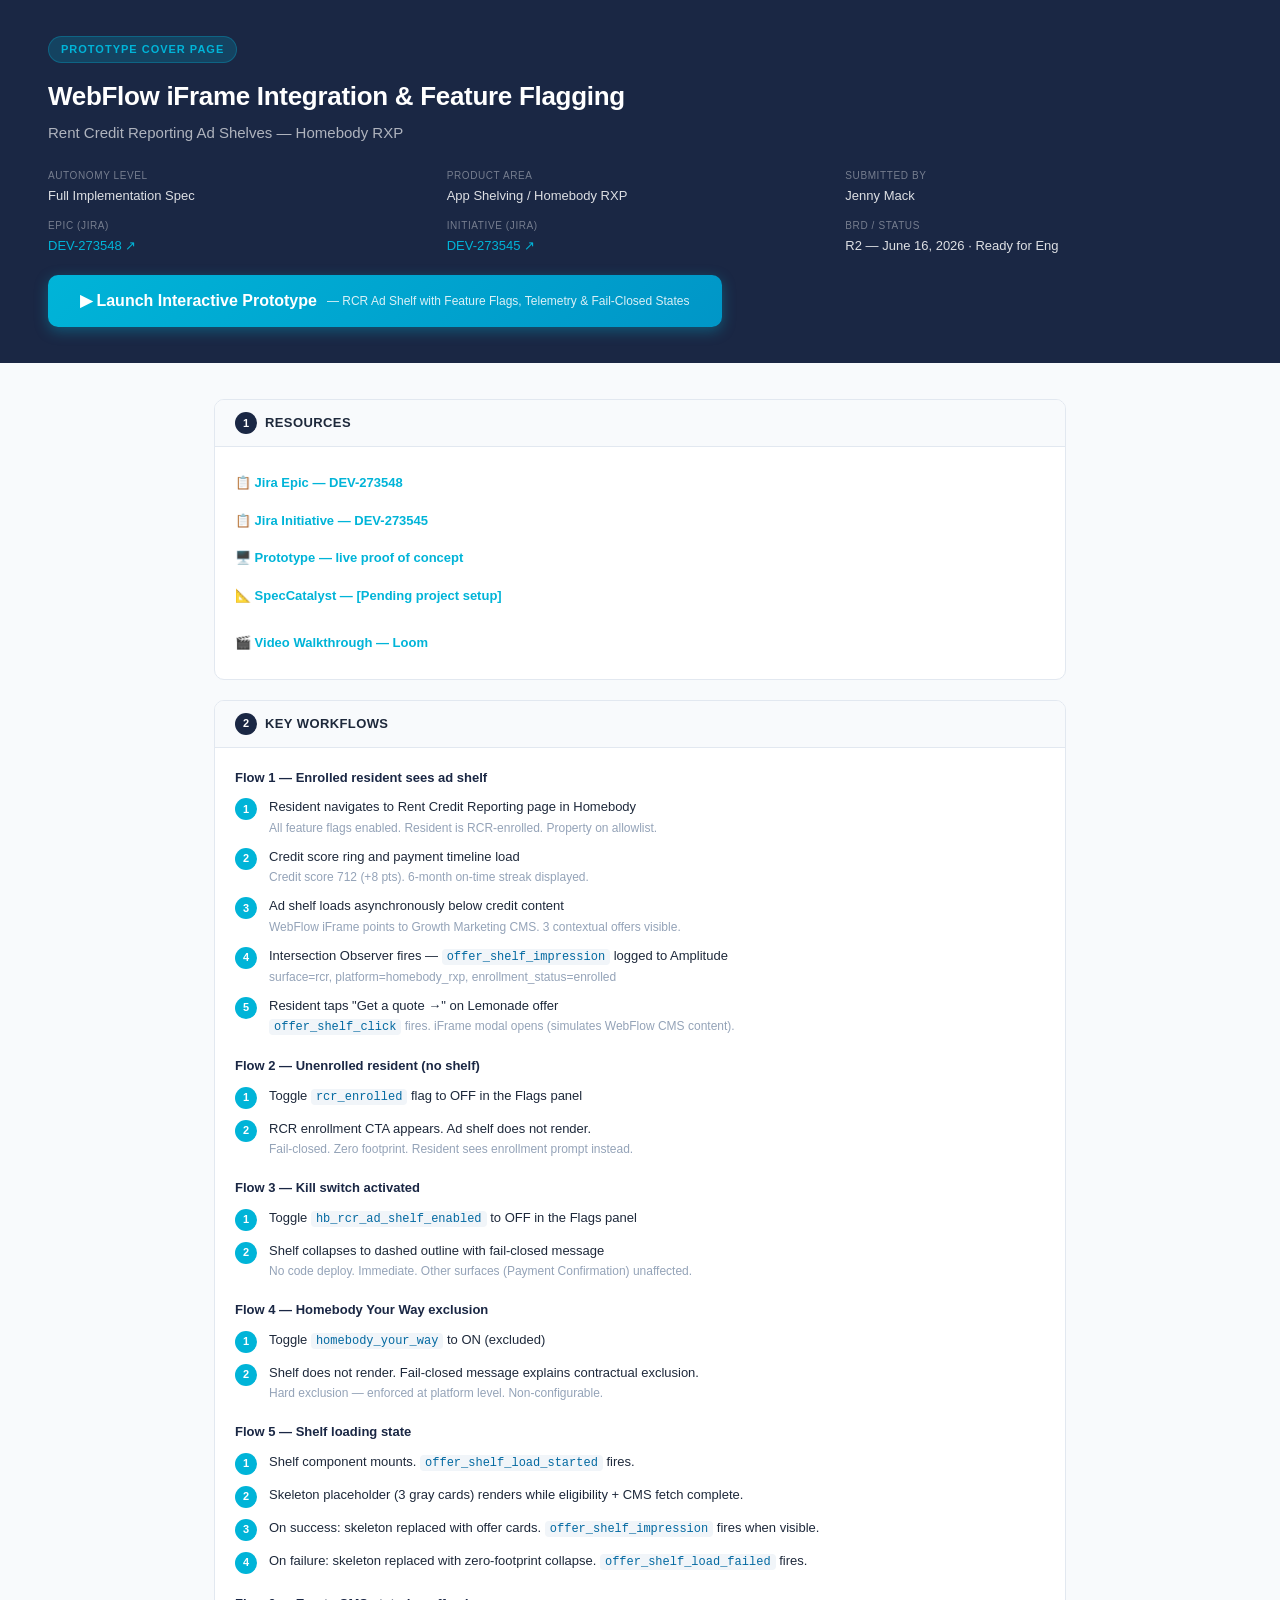
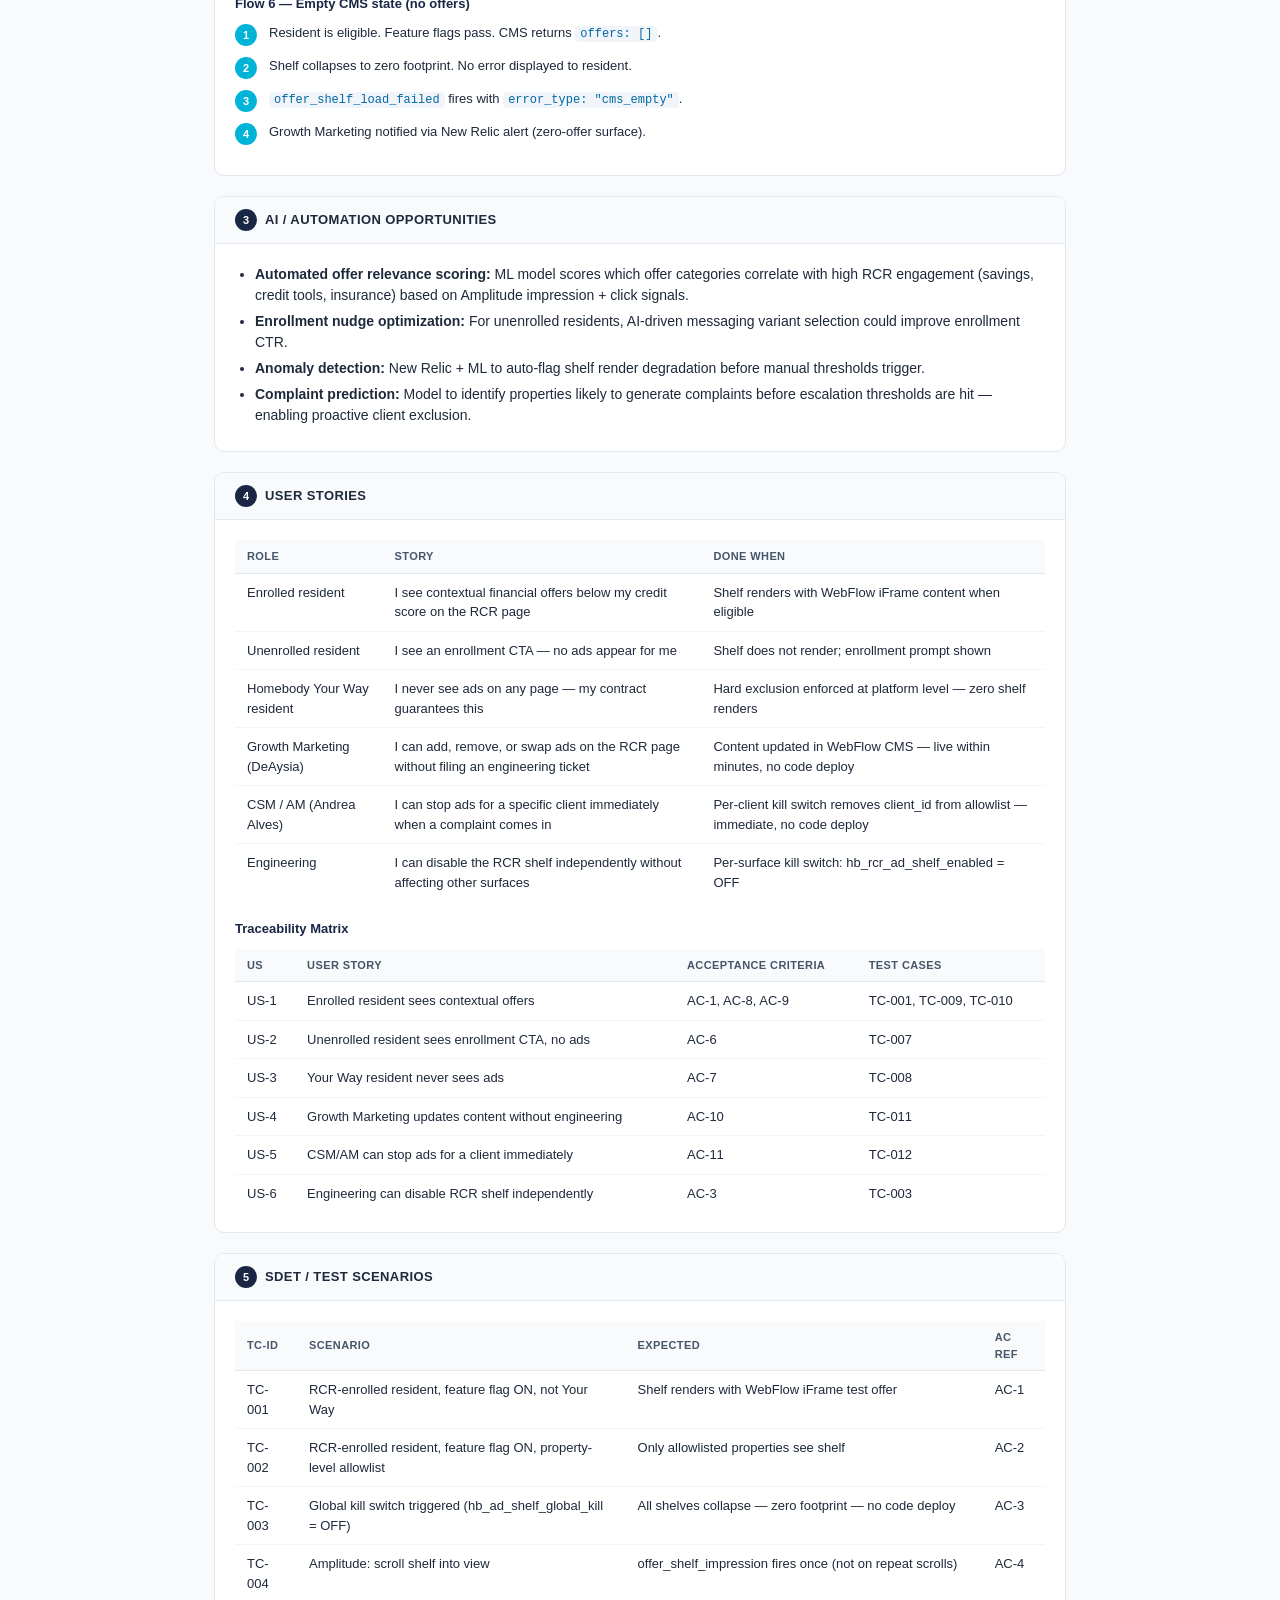
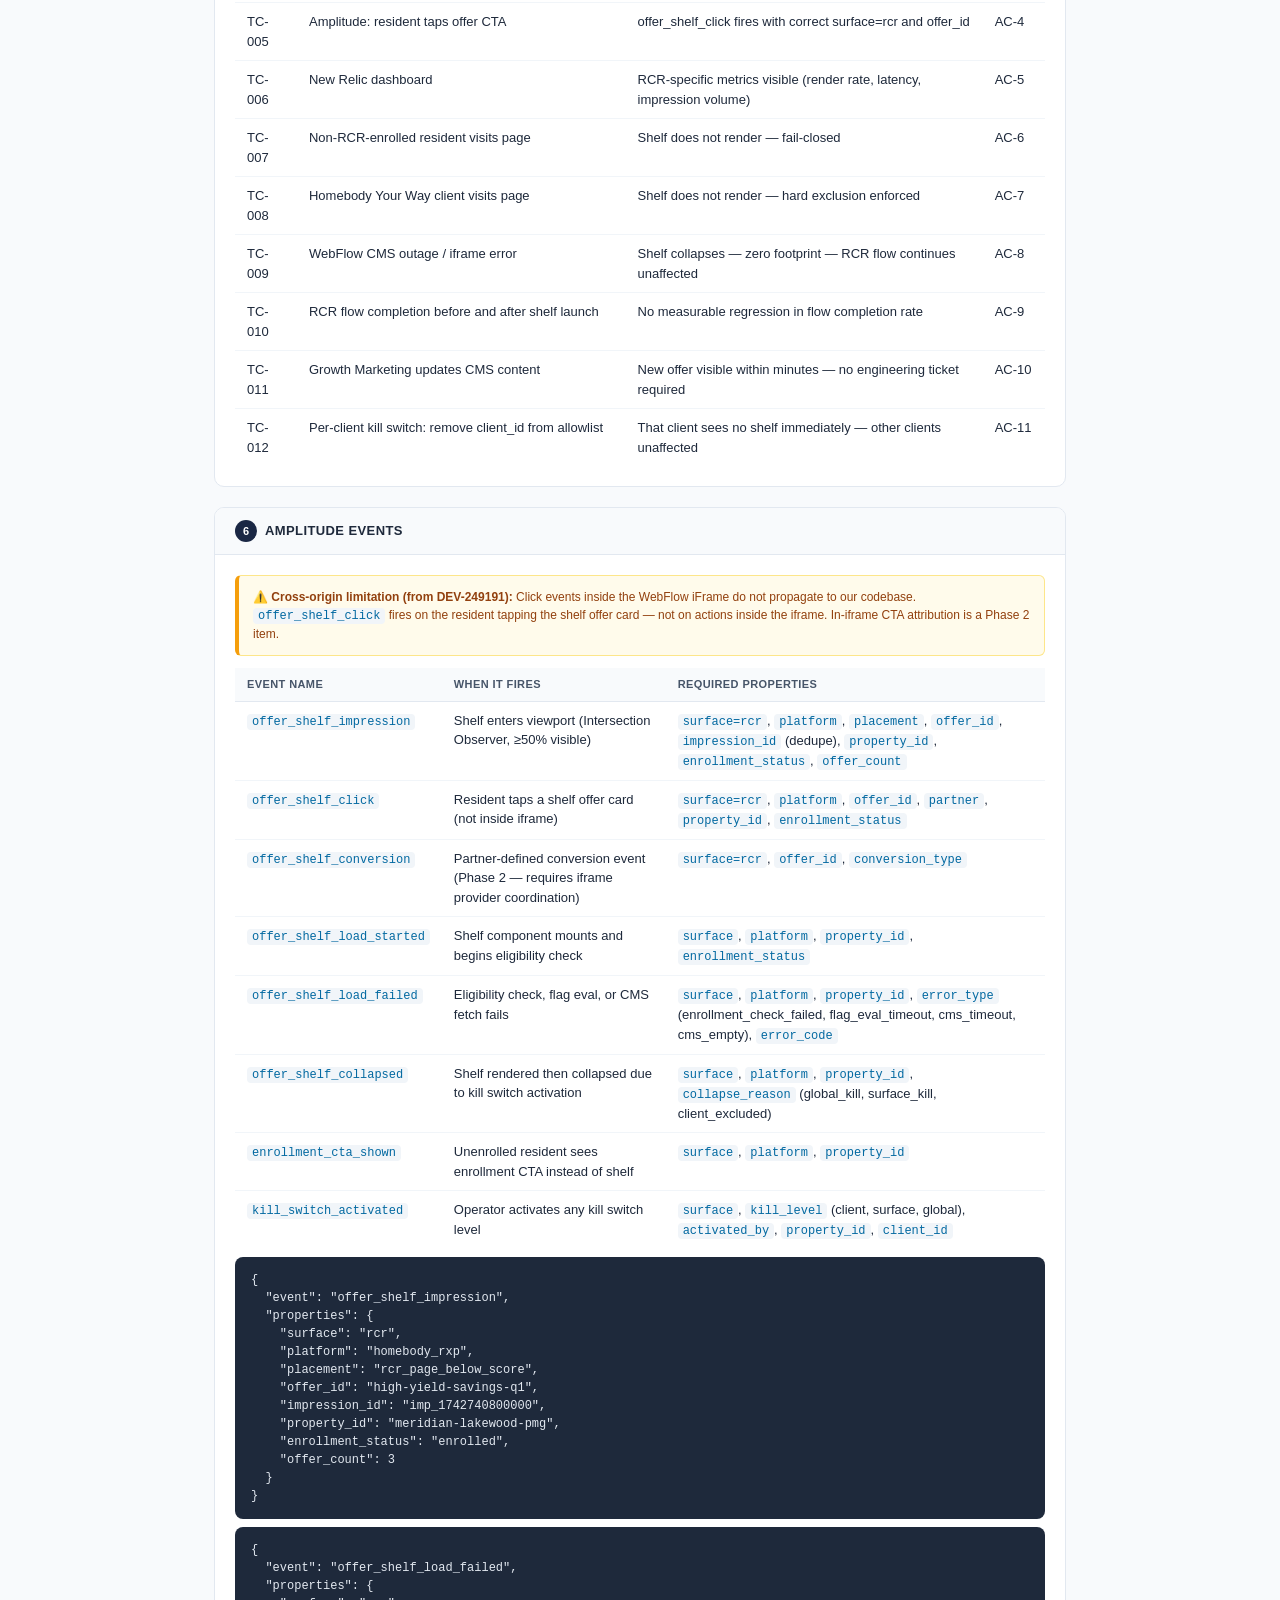
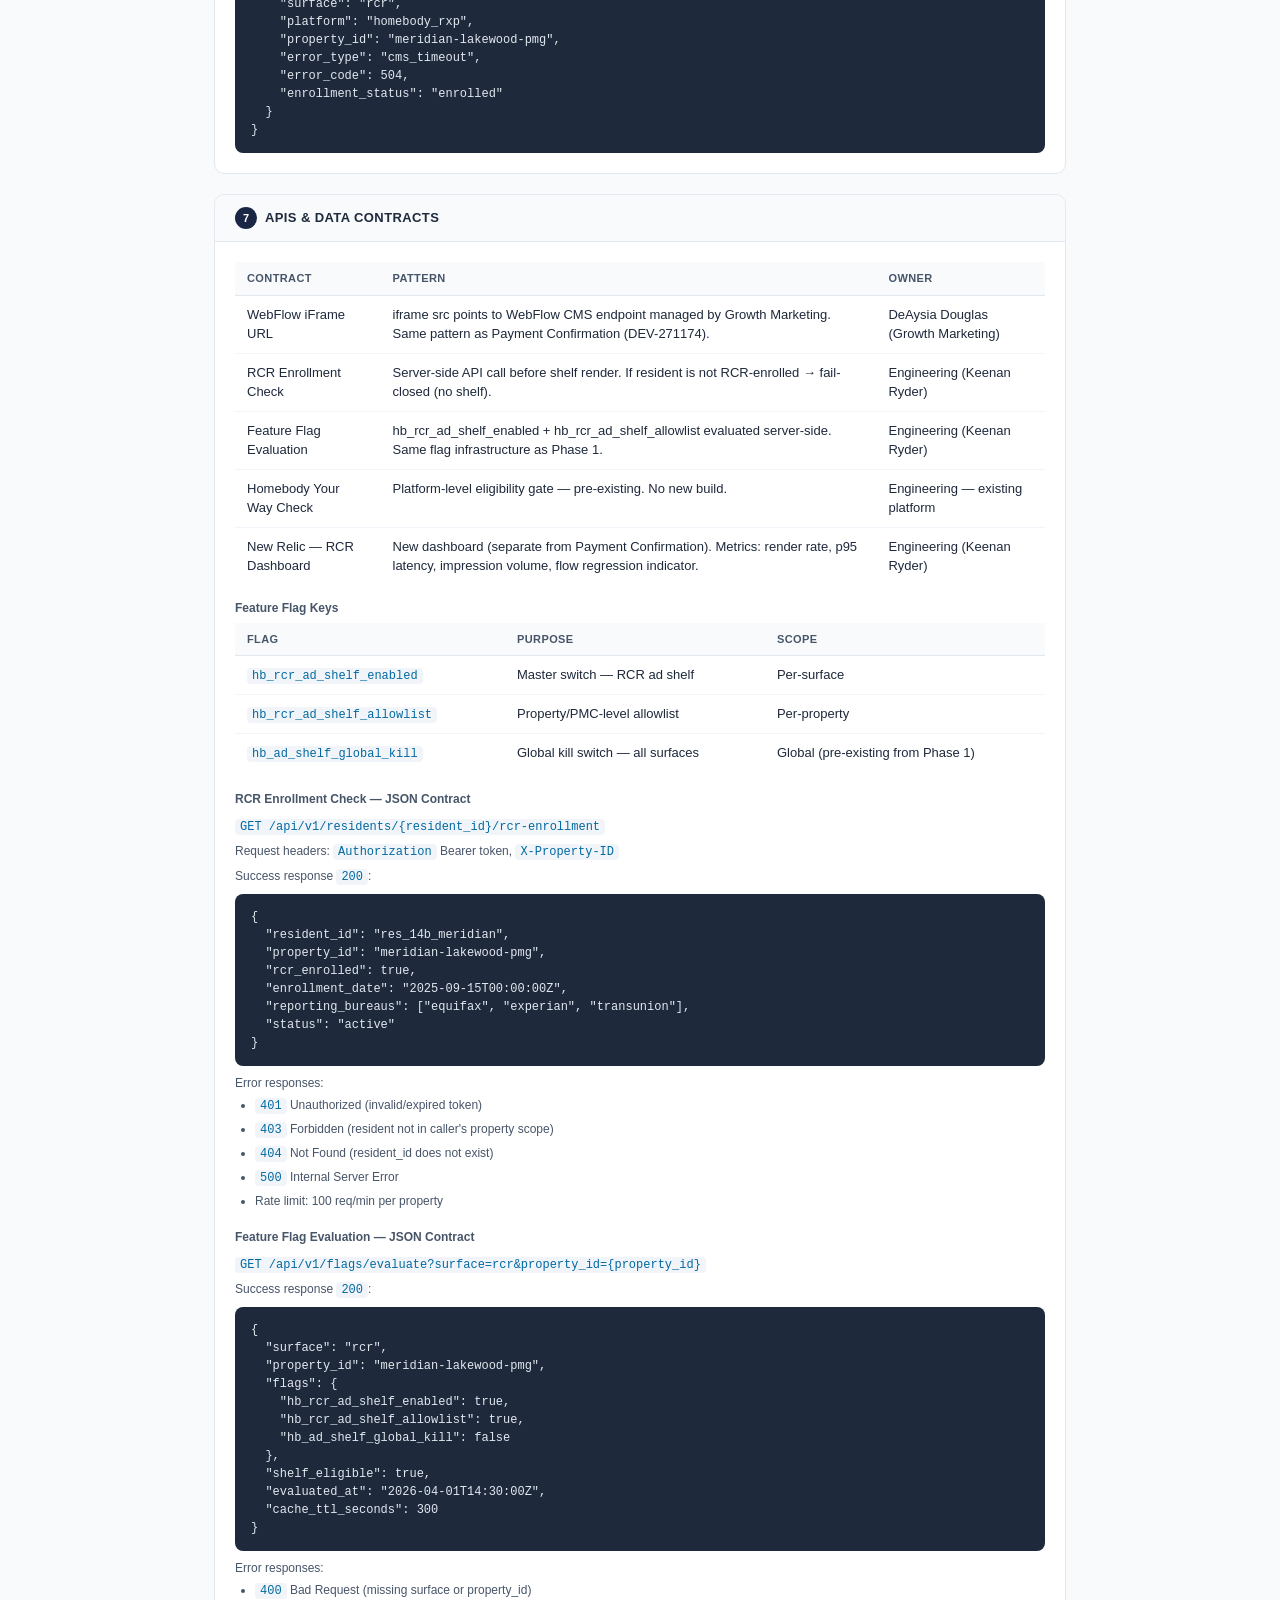
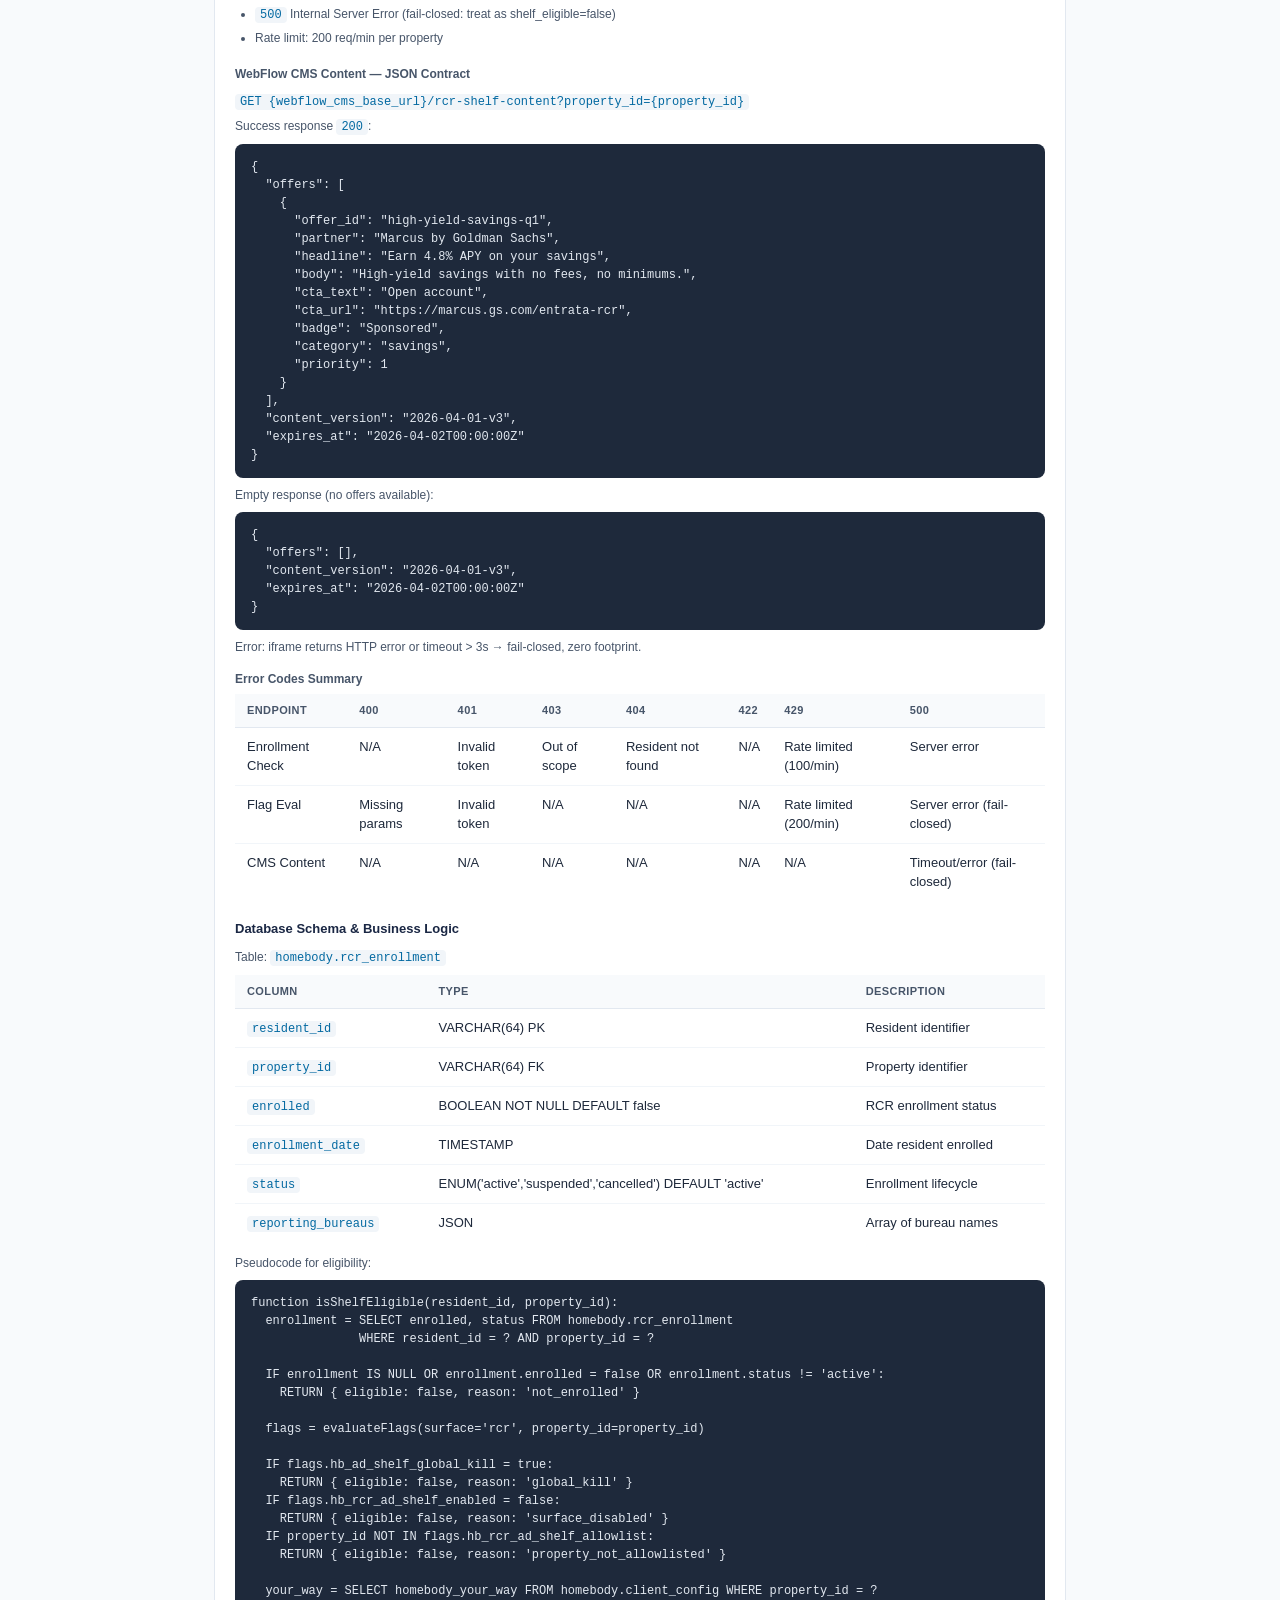
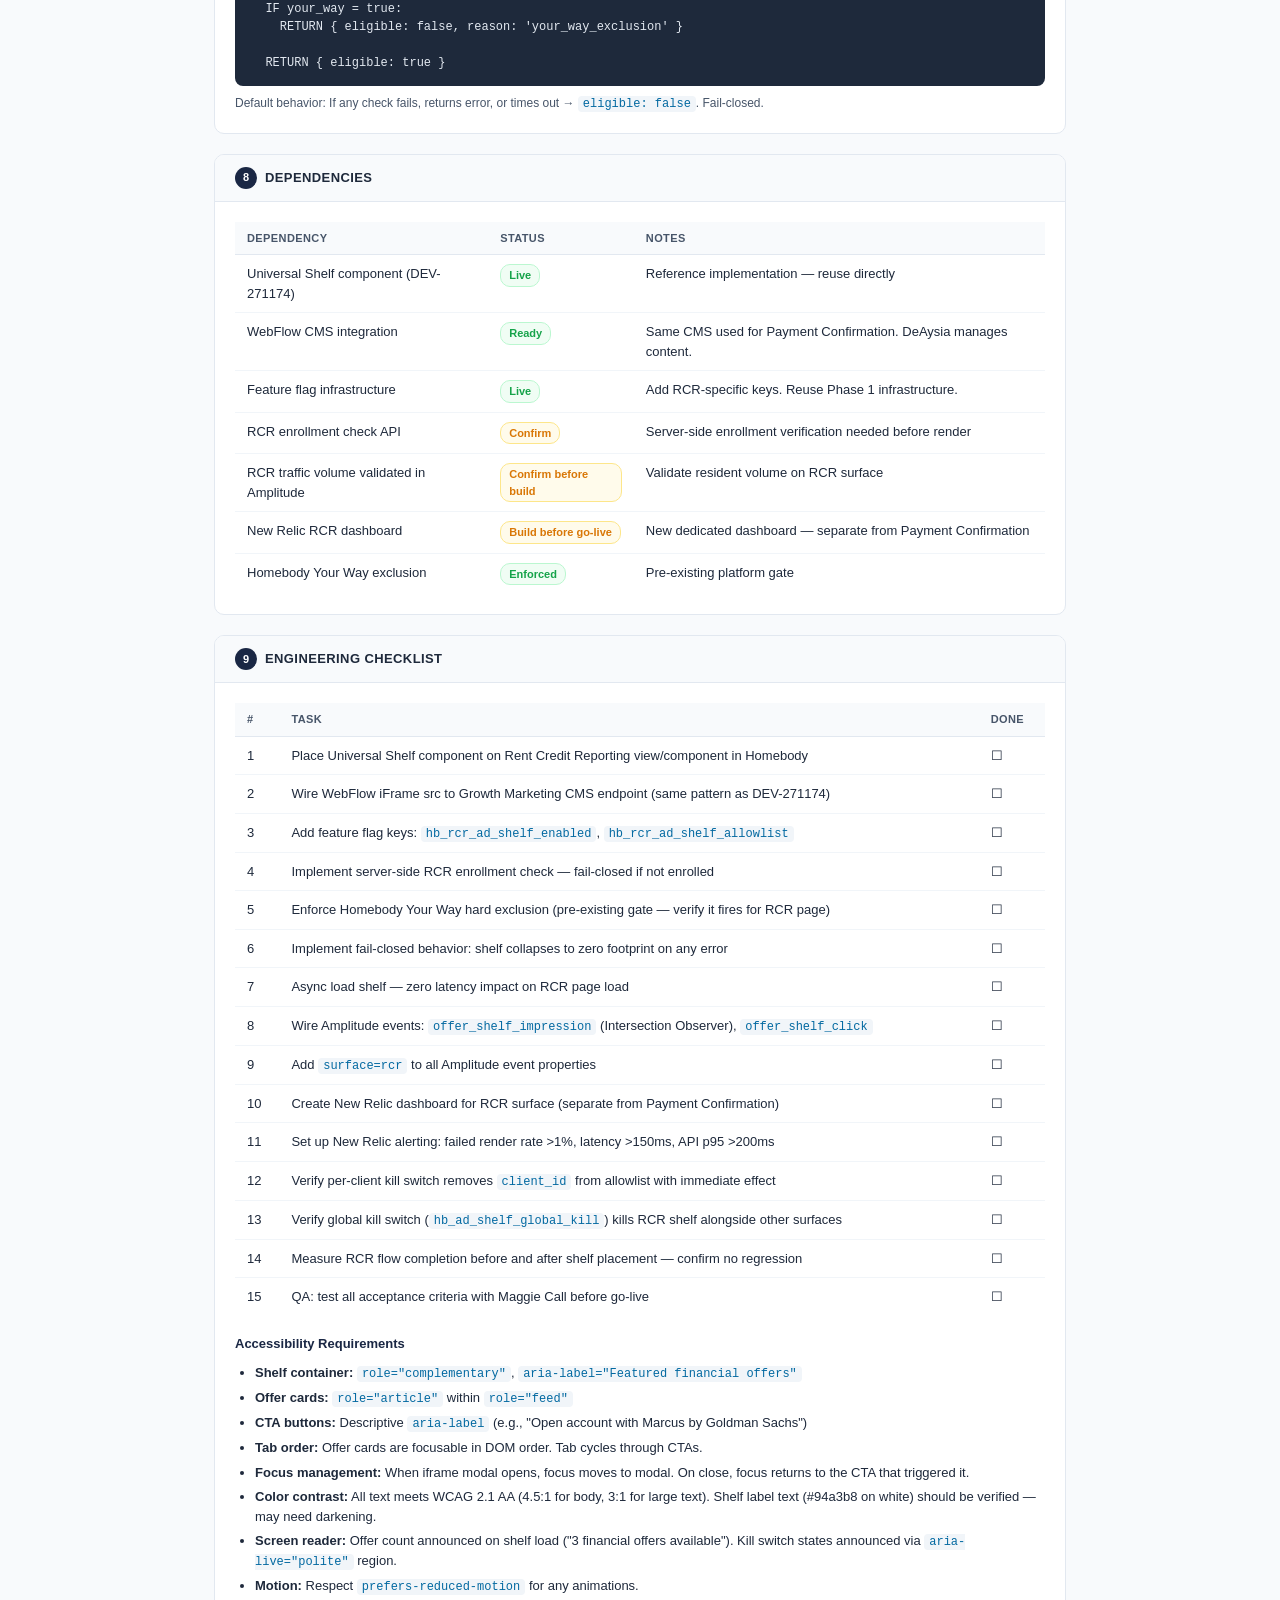
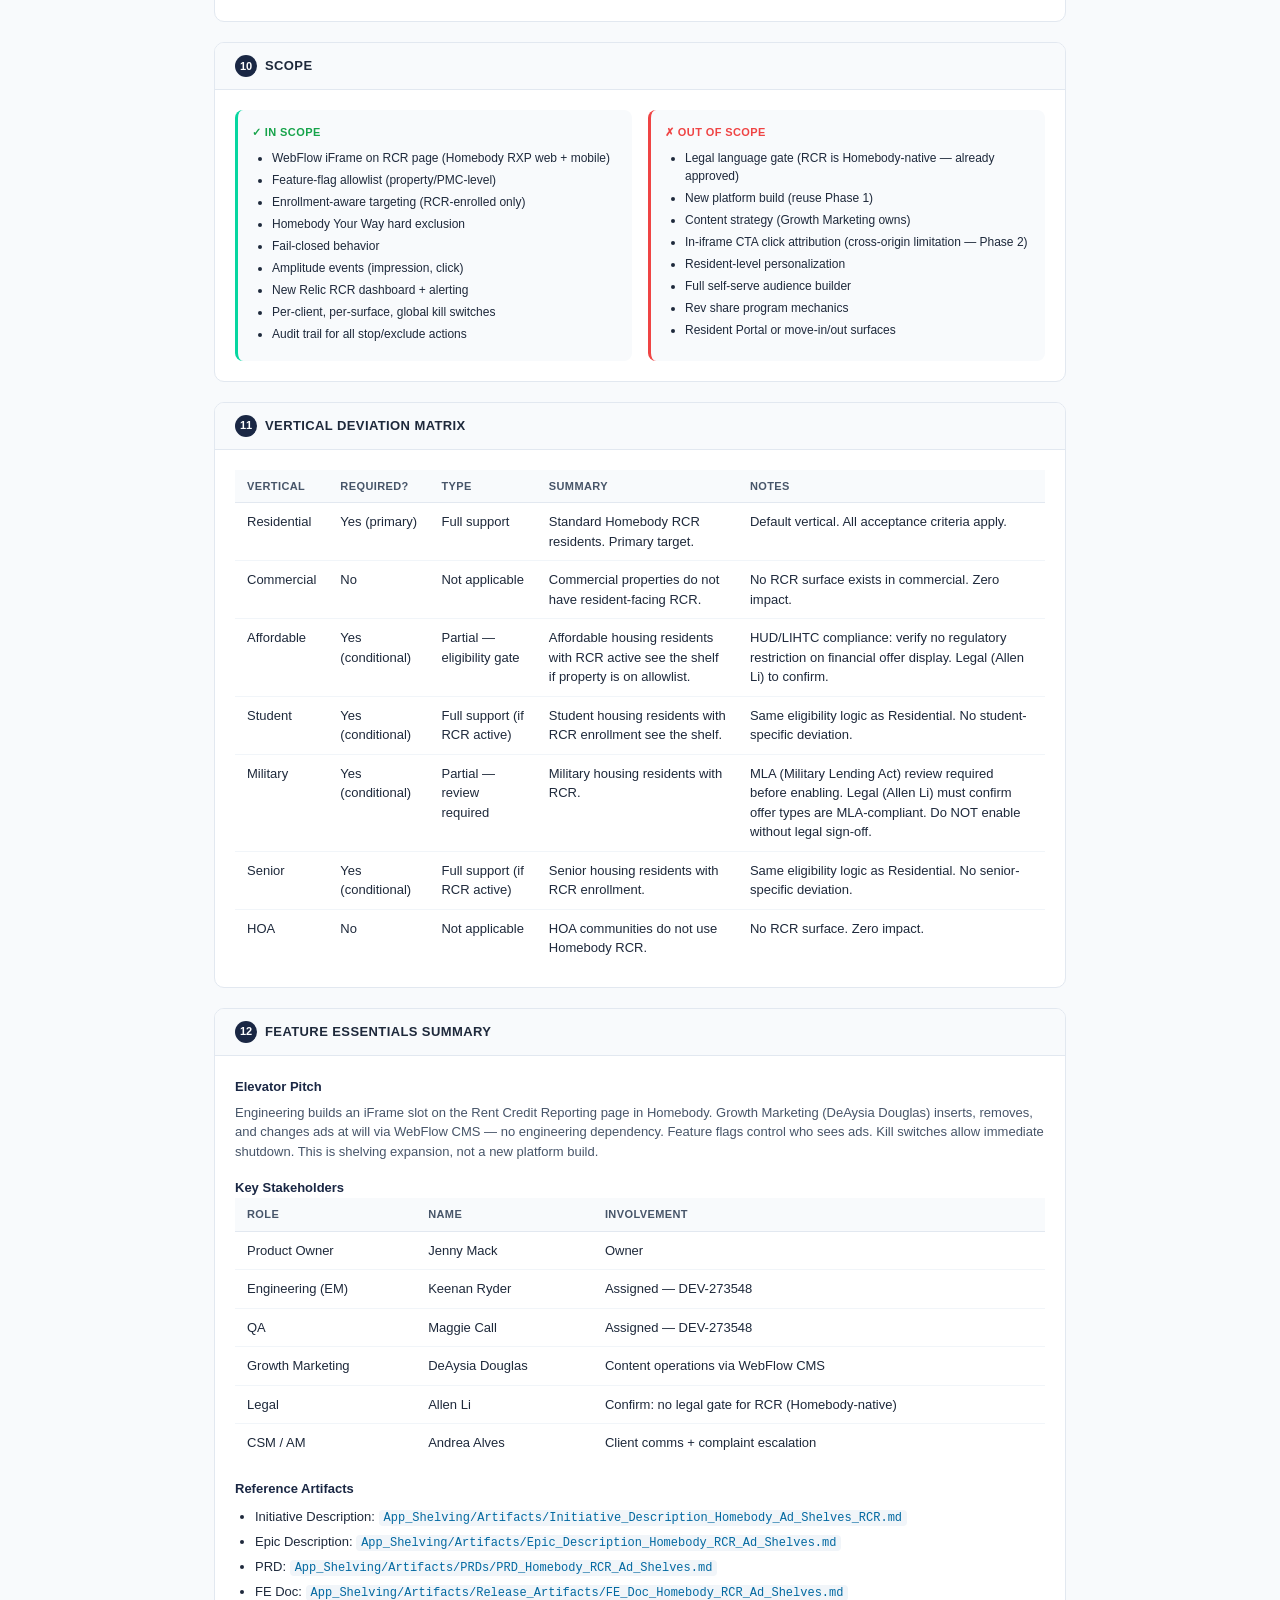
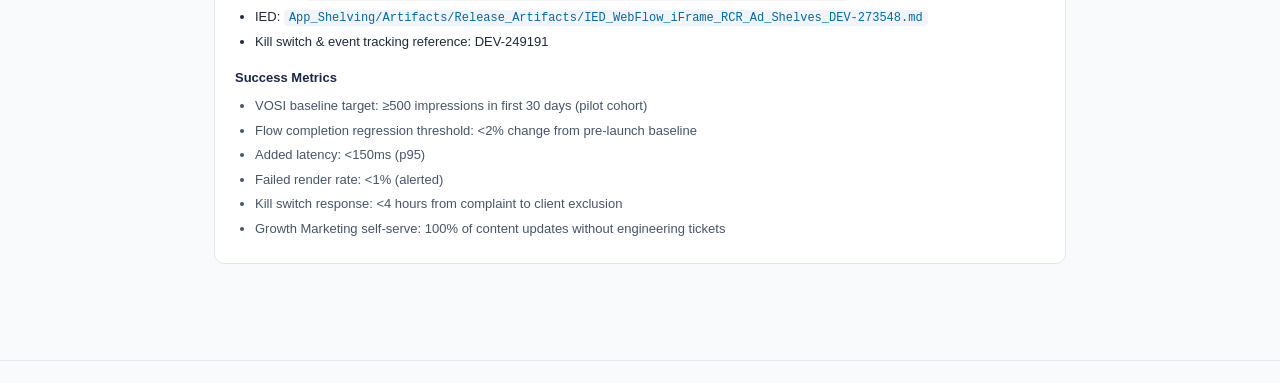
<file: index.html>
<!DOCTYPE html>
<html lang="en">
<head>
  <meta charset="UTF-8" />
  <meta name="viewport" content="width=device-width, initial-scale=1.0" />
  <title>Cover Page — RCR Ad Shelf | DEV-273548</title>
  <style>
    :root {
      --navy: #1a2744;
      --teal: #00b4d8;
      --green: #06d6a0;
      --amber: #f59e0b;
      --red: #ef4444;
      --gray-50: #f8fafc;
      --gray-100: #f1f5f9;
      --gray-200: #e2e8f0;
      --gray-400: #94a3b8;
      --gray-600: #475569;
      --gray-800: #1e293b;
      --white: #ffffff;
    }
    * { box-sizing: border-box; margin: 0; padding: 0; }
    body {
      font-family: -apple-system, BlinkMacSystemFont, 'Segoe UI', Roboto, sans-serif;
      background: var(--gray-50);
      color: var(--gray-800);
      font-size: 14px;
      line-height: 1.5;
    }
    /* Header */
    .page-header {
      background: var(--navy);
      color: white;
      padding: 36px 48px;
    }
    .badge {
      display: inline-block;
      background: rgba(0,180,216,0.2);
      color: var(--teal);
      font-size: 11px;
      font-weight: 700;
      text-transform: uppercase;
      letter-spacing: 1px;
      padding: 4px 12px;
      border-radius: 20px;
      border: 1px solid rgba(0,180,216,0.3);
      margin-bottom: 14px;
    }
    .page-header h1 {
      font-size: 26px;
      font-weight: 700;
      margin-bottom: 6px;
      letter-spacing: -0.3px;
    }
    .page-header .subtitle {
      font-size: 15px;
      color: rgba(255,255,255,0.65);
      margin-bottom: 24px;
    }
    .meta-grid {
      display: grid;
      grid-template-columns: repeat(3, 1fr);
      gap: 12px;
    }
    .meta-item { }
    .meta-label {
      font-size: 10px;
      text-transform: uppercase;
      letter-spacing: 0.6px;
      color: rgba(255,255,255,0.4);
      margin-bottom: 3px;
    }
    .meta-value {
      font-size: 13px;
      color: rgba(255,255,255,0.85);
      font-weight: 500;
    }
    .meta-value a { color: var(--teal); text-decoration: none; }
    /* Layout */
    .content { max-width: 900px; margin: 0 auto; padding: 36px 24px; }
    /* Sections */
    .section {
      background: var(--white);
      border: 1px solid var(--gray-200);
      border-radius: 10px;
      margin-bottom: 20px;
      overflow: hidden;
    }
    .section-header {
      background: var(--gray-50);
      border-bottom: 1px solid var(--gray-200);
      padding: 12px 20px;
      display: flex;
      align-items: center;
      gap: 8px;
    }
    .section-num {
      background: var(--navy);
      color: white;
      font-size: 11px;
      font-weight: 700;
      width: 22px;
      height: 22px;
      border-radius: 50%;
      display: flex;
      align-items: center;
      justify-content: center;
      flex-shrink: 0;
    }
    .section-title {
      font-size: 13px;
      font-weight: 700;
      color: var(--gray-800);
      text-transform: uppercase;
      letter-spacing: 0.4px;
    }
    .section-body { padding: 20px; }
    /* Table */
    table { width: 100%; border-collapse: collapse; font-size: 13px; }
    th {
      background: var(--gray-50);
      padding: 8px 12px;
      text-align: left;
      font-size: 11px;
      font-weight: 700;
      text-transform: uppercase;
      letter-spacing: 0.4px;
      color: var(--gray-600);
      border-bottom: 1px solid var(--gray-200);
    }
    td {
      padding: 9px 12px;
      border-bottom: 1px solid var(--gray-100);
      vertical-align: top;
    }
    tr:last-child td { border-bottom: none; }
    /* Code */
    code {
      font-family: 'SF Mono', 'Fira Code', monospace;
      font-size: 12px;
      background: var(--gray-100);
      padding: 1px 5px;
      border-radius: 4px;
      color: #0369a1;
    }
    pre {
      background: var(--gray-800);
      color: #e2e8f0;
      padding: 14px 16px;
      border-radius: 8px;
      font-size: 12px;
      font-family: 'SF Mono', 'Fira Code', monospace;
      overflow-x: auto;
      margin-top: 8px;
    }
    /* Lists */
    ul, ol { padding-left: 20px; }
    li { margin-bottom: 5px; }
    /* Chips */
    .chip {
      display: inline-block;
      font-size: 11px;
      font-weight: 600;
      padding: 2px 8px;
      border-radius: 10px;
    }
    .chip-pass { background: #f0fdf4; color: #16a34a; border: 1px solid #bbf7d0; }
    .chip-warn { background: #fffbeb; color: #d97706; border: 1px solid #fde68a; }
    .chip-fail { background: #fef2f2; color: #dc2626; border: 1px solid #fecaca; }
    .chip-na { background: var(--gray-100); color: var(--gray-600); border: 1px solid var(--gray-200); }
    /* Resources */
    .resource-link {
      display: inline-flex;
      align-items: center;
      gap: 6px;
      color: var(--teal);
      text-decoration: none;
      font-weight: 600;
      font-size: 13px;
      padding: 6px 0;
    }
    .resource-link:hover { text-decoration: underline; }
    .resource-grid { display: flex; flex-direction: column; gap: 6px; }
    /* Loom placeholder */
    .loom-placeholder {
      background: linear-gradient(135deg, #1e293b 0%, #0f172a 100%);
      border: 2px dashed #334155;
      border-radius: 10px;
      padding: 28px;
      text-align: center;
      color: #64748b;
      margin-bottom: 16px;
    }
    .loom-placeholder strong {
      display: block;
      color: #94a3b8;
      font-size: 14px;
      margin-bottom: 6px;
    }
    .loom-placeholder code {
      background: #0f172a;
      color: var(--teal);
      font-size: 12px;
    }
    /* Flow steps */
    .flow-step {
      display: flex;
      gap: 12px;
      margin-bottom: 10px;
      align-items: flex-start;
    }
    .step-num {
      background: var(--teal);
      color: white;
      font-size: 11px;
      font-weight: 700;
      width: 22px;
      height: 22px;
      border-radius: 50%;
      display: flex;
      align-items: center;
      justify-content: center;
      flex-shrink: 0;
      margin-top: 1px;
    }
    .step-text { font-size: 13px; }
    .step-sub { font-size: 12px; color: var(--gray-400); margin-top: 2px; }
    /* Alert block */
    .alert {
      background: #fffbeb;
      border: 1px solid #fde68a;
      border-left: 4px solid var(--amber);
      padding: 12px 14px;
      border-radius: 6px;
      font-size: 12px;
      color: #92400e;
      margin-bottom: 12px;
    }
    /* Scope grid */
    .scope-grid { display: grid; grid-template-columns: 1fr 1fr; gap: 16px; }
    .scope-box { background: var(--gray-50); border-radius: 8px; padding: 14px; }
    .scope-box.in { border-left: 3px solid var(--green); }
    .scope-box.out { border-left: 3px solid var(--red); }
    .scope-box-title { font-size: 11px; font-weight: 700; text-transform: uppercase; letter-spacing: 0.4px; margin-bottom: 8px; }
    .scope-box.in .scope-box-title { color: #16a34a; }
    .scope-box.out .scope-box-title { color: var(--red); }
    .scope-box li { font-size: 12px; margin-bottom: 4px; }
    /* Footer */
    .page-footer {
      text-align: center;
      padding: 20px;
      font-size: 11px;
      color: var(--gray-400);
      border-top: 1px solid var(--gray-200);
      margin-top: 40px;
    }
  </style>
</head>
<body>

<!-- HEADER -->
<div class="page-header">
  <div class="badge">PROTOTYPE COVER PAGE</div>
  <h1>WebFlow iFrame Integration & Feature Flagging</h1>
  <div class="subtitle">Rent Credit Reporting Ad Shelves — Homebody RXP</div>
  <div class="meta-grid">
    <div class="meta-item">
      <div class="meta-label">Autonomy Level</div>
      <div class="meta-value">Full Implementation Spec</div>
    </div>
    <div class="meta-item">
      <div class="meta-label">Product Area</div>
      <div class="meta-value">App Shelving / Homebody RXP</div>
    </div>
    <div class="meta-item">
      <div class="meta-label">Submitted By</div>
      <div class="meta-value">Jenny Mack</div>
    </div>
    <div class="meta-item">
      <div class="meta-label">Epic (Jira)</div>
      <div class="meta-value"><a href="https://entrata.atlassian.net/browse/DEV-273548" target="_blank">DEV-273548 ↗</a></div>
    </div>
    <div class="meta-item">
      <div class="meta-label">Initiative (Jira)</div>
      <div class="meta-value"><a href="https://entrata.atlassian.net/browse/DEV-273545" target="_blank">DEV-273545 ↗</a></div>
    </div>
    <div class="meta-item">
      <div class="meta-label">BRD / Status</div>
      <div class="meta-value">R2 — June 16, 2026 · Ready for Eng</div>
    </div>
  </div>
  <a href="./prototype/" class="launch-btn" target="_blank" style="display:inline-flex;align-items:center;gap:10px;margin-top:20px;padding:14px 32px;background:linear-gradient(135deg,#00b4d8,#0096c7);color:#fff;font-size:16px;font-weight:700;border-radius:10px;text-decoration:none;box-shadow:0 4px 14px rgba(0,180,216,0.35);transition:transform 0.15s,box-shadow 0.15s;" onmouseover="this.style.transform='translateY(-2px)';this.style.boxShadow='0 6px 20px rgba(0,180,216,0.45)';" onmouseout="this.style.transform='none';this.style.boxShadow='0 4px 14px rgba(0,180,216,0.35)';">
    ▶ Launch Interactive Prototype
    <span style="font-size:12px;opacity:0.85;font-weight:400;">— RCR Ad Shelf with Feature Flags, Telemetry & Fail-Closed States</span>
  </a>
</div>

<div class="content">

  <!-- 1. Resources -->
  <div class="section">
    <div class="section-header">
      <div class="section-num">1</div>
      <div class="section-title">Resources</div>
    </div>
    <div class="section-body">
      <div class="resource-grid">
        <a class="resource-link" href="https://entrata.atlassian.net/browse/DEV-273548" target="_blank">📋 Jira Epic — DEV-273548</a>
        <a class="resource-link" href="https://entrata.atlassian.net/browse/DEV-273545" target="_blank">📋 Jira Initiative — DEV-273545</a>
        <a class="resource-link" href="./prototype/" target="_blank">🖥️ Prototype — live proof of concept</a>
        <a class="resource-link" href="#" target="_blank">📐 SpecCatalyst — [Pending project setup]</a>
      </div>
      <div style="margin-top: 16px;">
        <a class="resource-link" href="https://www.loom.com/share/75a13f1608974278b6792571edb13cb4" target="_blank">🎬 Video Walkthrough — Loom</a>
      </div>
    </div>
  </div>

  <!-- 2. Workflows -->
  <div class="section">
    <div class="section-header">
      <div class="section-num">2</div>
      <div class="section-title">Key Workflows</div>
    </div>
    <div class="section-body">
      <div style="margin-bottom: 20px;">
        <strong style="font-size: 13px; color: var(--navy); display: block; margin-bottom: 10px;">Flow 1 — Enrolled resident sees ad shelf</strong>
        <div class="flow-step"><div class="step-num">1</div><div class="step-text">Resident navigates to Rent Credit Reporting page in Homebody<div class="step-sub">All feature flags enabled. Resident is RCR-enrolled. Property on allowlist.</div></div></div>
        <div class="flow-step"><div class="step-num">2</div><div class="step-text">Credit score ring and payment timeline load<div class="step-sub">Credit score 712 (+8 pts). 6-month on-time streak displayed.</div></div></div>
        <div class="flow-step"><div class="step-num">3</div><div class="step-text">Ad shelf loads asynchronously below credit content<div class="step-sub">WebFlow iFrame points to Growth Marketing CMS. 3 contextual offers visible.</div></div></div>
        <div class="flow-step"><div class="step-num">4</div><div class="step-text">Intersection Observer fires — <code>offer_shelf_impression</code> logged to Amplitude<div class="step-sub">surface=rcr, platform=homebody_rxp, enrollment_status=enrolled</div></div></div>
        <div class="flow-step"><div class="step-num">5</div><div class="step-text">Resident taps "Get a quote →" on Lemonade offer<div class="step-sub"><code>offer_shelf_click</code> fires. iFrame modal opens (simulates WebFlow CMS content).</div></div></div>
      </div>
      <div style="margin-bottom: 20px;">
        <strong style="font-size: 13px; color: var(--navy); display: block; margin-bottom: 10px;">Flow 2 — Unenrolled resident (no shelf)</strong>
        <div class="flow-step"><div class="step-num">1</div><div class="step-text">Toggle <code>rcr_enrolled</code> flag to OFF in the Flags panel</div></div>
        <div class="flow-step"><div class="step-num">2</div><div class="step-text">RCR enrollment CTA appears. Ad shelf does not render.<div class="step-sub">Fail-closed. Zero footprint. Resident sees enrollment prompt instead.</div></div></div>
      </div>
      <div style="margin-bottom: 20px;">
        <strong style="font-size: 13px; color: var(--navy); display: block; margin-bottom: 10px;">Flow 3 — Kill switch activated</strong>
        <div class="flow-step"><div class="step-num">1</div><div class="step-text">Toggle <code>hb_rcr_ad_shelf_enabled</code> to OFF in the Flags panel</div></div>
        <div class="flow-step"><div class="step-num">2</div><div class="step-text">Shelf collapses to dashed outline with fail-closed message<div class="step-sub">No code deploy. Immediate. Other surfaces (Payment Confirmation) unaffected.</div></div></div>
      </div>
      <div style="margin-bottom: 20px;">
        <strong style="font-size: 13px; color: var(--navy); display: block; margin-bottom: 10px;">Flow 4 — Homebody Your Way exclusion</strong>
        <div class="flow-step"><div class="step-num">1</div><div class="step-text">Toggle <code>homebody_your_way</code> to ON (excluded)</div></div>
        <div class="flow-step"><div class="step-num">2</div><div class="step-text">Shelf does not render. Fail-closed message explains contractual exclusion.<div class="step-sub">Hard exclusion — enforced at platform level. Non-configurable.</div></div></div>
      </div>
      <div style="margin-bottom: 20px;">
        <strong style="font-size: 13px; color: var(--navy); display: block; margin-bottom: 10px;">Flow 5 — Shelf loading state</strong>
        <div class="flow-step"><div class="step-num">1</div><div class="step-text">Shelf component mounts. <code>offer_shelf_load_started</code> fires.</div></div>
        <div class="flow-step"><div class="step-num">2</div><div class="step-text">Skeleton placeholder (3 gray cards) renders while eligibility + CMS fetch complete.</div></div>
        <div class="flow-step"><div class="step-num">3</div><div class="step-text">On success: skeleton replaced with offer cards. <code>offer_shelf_impression</code> fires when visible.</div></div>
        <div class="flow-step"><div class="step-num">4</div><div class="step-text">On failure: skeleton replaced with zero-footprint collapse. <code>offer_shelf_load_failed</code> fires.</div></div>
      </div>
      <div>
        <strong style="font-size: 13px; color: var(--navy); display: block; margin-bottom: 10px;">Flow 6 — Empty CMS state (no offers)</strong>
        <div class="flow-step"><div class="step-num">1</div><div class="step-text">Resident is eligible. Feature flags pass. CMS returns <code>offers: []</code>.</div></div>
        <div class="flow-step"><div class="step-num">2</div><div class="step-text">Shelf collapses to zero footprint. No error displayed to resident.</div></div>
        <div class="flow-step"><div class="step-num">3</div><div class="step-text"><code>offer_shelf_load_failed</code> fires with <code>error_type: "cms_empty"</code>.</div></div>
        <div class="flow-step"><div class="step-num">4</div><div class="step-text">Growth Marketing notified via New Relic alert (zero-offer surface).</div></div>
      </div>
    </div>
  </div>

  <!-- 3. AI / Automation -->
  <div class="section">
    <div class="section-header">
      <div class="section-num">3</div>
      <div class="section-title">AI / Automation Opportunities</div>
    </div>
    <div class="section-body">
      <ul>
        <li><strong>Automated offer relevance scoring:</strong> ML model scores which offer categories correlate with high RCR engagement (savings, credit tools, insurance) based on Amplitude impression + click signals.</li>
        <li><strong>Enrollment nudge optimization:</strong> For unenrolled residents, AI-driven messaging variant selection could improve enrollment CTR.</li>
        <li><strong>Anomaly detection:</strong> New Relic + ML to auto-flag shelf render degradation before manual thresholds trigger.</li>
        <li><strong>Complaint prediction:</strong> Model to identify properties likely to generate complaints before escalation thresholds are hit — enabling proactive client exclusion.</li>
      </ul>
    </div>
  </div>

  <!-- 4. User Stories -->
  <div class="section">
    <div class="section-header">
      <div class="section-num">4</div>
      <div class="section-title">User Stories</div>
    </div>
    <div class="section-body">
      <table>
        <tr><th>Role</th><th>Story</th><th>Done When</th></tr>
        <tr>
          <td>Enrolled resident</td>
          <td>I see contextual financial offers below my credit score on the RCR page</td>
          <td>Shelf renders with WebFlow iFrame content when eligible</td>
        </tr>
        <tr>
          <td>Unenrolled resident</td>
          <td>I see an enrollment CTA — no ads appear for me</td>
          <td>Shelf does not render; enrollment prompt shown</td>
        </tr>
        <tr>
          <td>Homebody Your Way resident</td>
          <td>I never see ads on any page — my contract guarantees this</td>
          <td>Hard exclusion enforced at platform level — zero shelf renders</td>
        </tr>
        <tr>
          <td>Growth Marketing (DeAysia)</td>
          <td>I can add, remove, or swap ads on the RCR page without filing an engineering ticket</td>
          <td>Content updated in WebFlow CMS — live within minutes, no code deploy</td>
        </tr>
        <tr>
          <td>CSM / AM (Andrea Alves)</td>
          <td>I can stop ads for a specific client immediately when a complaint comes in</td>
          <td>Per-client kill switch removes client_id from allowlist — immediate, no code deploy</td>
        </tr>
        <tr>
          <td>Engineering</td>
          <td>I can disable the RCR shelf independently without affecting other surfaces</td>
          <td>Per-surface kill switch: hb_rcr_ad_shelf_enabled = OFF</td>
        </tr>
      </table>
      <div style="margin-top: 18px;">
        <strong style="font-size: 13px; color: var(--navy); display: block; margin-bottom: 10px;">Traceability Matrix</strong>
        <table>
          <tr><th>US</th><th>User Story</th><th>Acceptance Criteria</th><th>Test Cases</th></tr>
          <tr><td>US-1</td><td>Enrolled resident sees contextual offers</td><td>AC-1, AC-8, AC-9</td><td>TC-001, TC-009, TC-010</td></tr>
          <tr><td>US-2</td><td>Unenrolled resident sees enrollment CTA, no ads</td><td>AC-6</td><td>TC-007</td></tr>
          <tr><td>US-3</td><td>Your Way resident never sees ads</td><td>AC-7</td><td>TC-008</td></tr>
          <tr><td>US-4</td><td>Growth Marketing updates content without engineering</td><td>AC-10</td><td>TC-011</td></tr>
          <tr><td>US-5</td><td>CSM/AM can stop ads for a client immediately</td><td>AC-11</td><td>TC-012</td></tr>
          <tr><td>US-6</td><td>Engineering can disable RCR shelf independently</td><td>AC-3</td><td>TC-003</td></tr>
        </table>
      </div>
    </div>
  </div>

  <!-- 5. SDET / Test Scenarios -->
  <div class="section">
    <div class="section-header">
      <div class="section-num">5</div>
      <div class="section-title">SDET / Test Scenarios</div>
    </div>
    <div class="section-body">
      <table>
        <tr><th>TC-ID</th><th>Scenario</th><th>Expected</th><th>AC Ref</th></tr>
        <tr><td>TC-001</td><td>RCR-enrolled resident, feature flag ON, not Your Way</td><td>Shelf renders with WebFlow iFrame test offer</td><td>AC-1</td></tr>
        <tr><td>TC-002</td><td>RCR-enrolled resident, feature flag ON, property-level allowlist</td><td>Only allowlisted properties see shelf</td><td>AC-2</td></tr>
        <tr><td>TC-003</td><td>Global kill switch triggered (hb_ad_shelf_global_kill = OFF)</td><td>All shelves collapse — zero footprint — no code deploy</td><td>AC-3</td></tr>
        <tr><td>TC-004</td><td>Amplitude: scroll shelf into view</td><td>offer_shelf_impression fires once (not on repeat scrolls)</td><td>AC-4</td></tr>
        <tr><td>TC-005</td><td>Amplitude: resident taps offer CTA</td><td>offer_shelf_click fires with correct surface=rcr and offer_id</td><td>AC-4</td></tr>
        <tr><td>TC-006</td><td>New Relic dashboard</td><td>RCR-specific metrics visible (render rate, latency, impression volume)</td><td>AC-5</td></tr>
        <tr><td>TC-007</td><td>Non-RCR-enrolled resident visits page</td><td>Shelf does not render — fail-closed</td><td>AC-6</td></tr>
        <tr><td>TC-008</td><td>Homebody Your Way client visits page</td><td>Shelf does not render — hard exclusion enforced</td><td>AC-7</td></tr>
        <tr><td>TC-009</td><td>WebFlow CMS outage / iframe error</td><td>Shelf collapses — zero footprint — RCR flow continues unaffected</td><td>AC-8</td></tr>
        <tr><td>TC-010</td><td>RCR flow completion before and after shelf launch</td><td>No measurable regression in flow completion rate</td><td>AC-9</td></tr>
        <tr><td>TC-011</td><td>Growth Marketing updates CMS content</td><td>New offer visible within minutes — no engineering ticket required</td><td>AC-10</td></tr>
        <tr><td>TC-012</td><td>Per-client kill switch: remove client_id from allowlist</td><td>That client sees no shelf immediately — other clients unaffected</td><td>AC-11</td></tr>
      </table>
    </div>
  </div>

  <!-- 6. Amplitude Events -->
  <div class="section">
    <div class="section-header">
      <div class="section-num">6</div>
      <div class="section-title">Amplitude Events</div>
    </div>
    <div class="section-body">
      <div class="alert">
        ⚠️ <strong>Cross-origin limitation (from DEV-249191):</strong> Click events inside the WebFlow iFrame do not propagate to our codebase. <code>offer_shelf_click</code> fires on the resident tapping the shelf offer card — not on actions inside the iframe. In-iframe CTA attribution is a Phase 2 item.
      </div>
      <table>
        <tr><th>Event Name</th><th>When It Fires</th><th>Required Properties</th></tr>
        <tr>
          <td><code>offer_shelf_impression</code></td>
          <td>Shelf enters viewport (Intersection Observer, ≥50% visible)</td>
          <td><code>surface=rcr</code>, <code>platform</code>, <code>placement</code>, <code>offer_id</code>, <code>impression_id</code> (dedupe), <code>property_id</code>, <code>enrollment_status</code>, <code>offer_count</code></td>
        </tr>
        <tr>
          <td><code>offer_shelf_click</code></td>
          <td>Resident taps a shelf offer card (not inside iframe)</td>
          <td><code>surface=rcr</code>, <code>platform</code>, <code>offer_id</code>, <code>partner</code>, <code>property_id</code>, <code>enrollment_status</code></td>
        </tr>
        <tr>
          <td><code>offer_shelf_conversion</code></td>
          <td>Partner-defined conversion event (Phase 2 — requires iframe provider coordination)</td>
          <td><code>surface=rcr</code>, <code>offer_id</code>, <code>conversion_type</code></td>
        </tr>
        <tr>
          <td><code>offer_shelf_load_started</code></td>
          <td>Shelf component mounts and begins eligibility check</td>
          <td><code>surface</code>, <code>platform</code>, <code>property_id</code>, <code>enrollment_status</code></td>
        </tr>
        <tr>
          <td><code>offer_shelf_load_failed</code></td>
          <td>Eligibility check, flag eval, or CMS fetch fails</td>
          <td><code>surface</code>, <code>platform</code>, <code>property_id</code>, <code>error_type</code> (enrollment_check_failed, flag_eval_timeout, cms_timeout, cms_empty), <code>error_code</code></td>
        </tr>
        <tr>
          <td><code>offer_shelf_collapsed</code></td>
          <td>Shelf rendered then collapsed due to kill switch activation</td>
          <td><code>surface</code>, <code>platform</code>, <code>property_id</code>, <code>collapse_reason</code> (global_kill, surface_kill, client_excluded)</td>
        </tr>
        <tr>
          <td><code>enrollment_cta_shown</code></td>
          <td>Unenrolled resident sees enrollment CTA instead of shelf</td>
          <td><code>surface</code>, <code>platform</code>, <code>property_id</code></td>
        </tr>
        <tr>
          <td><code>kill_switch_activated</code></td>
          <td>Operator activates any kill switch level</td>
          <td><code>surface</code>, <code>kill_level</code> (client, surface, global), <code>activated_by</code>, <code>property_id</code>, <code>client_id</code></td>
        </tr>
      </table>
      <pre>{
  "event": "offer_shelf_impression",
  "properties": {
    "surface": "rcr",
    "platform": "homebody_rxp",
    "placement": "rcr_page_below_score",
    "offer_id": "high-yield-savings-q1",
    "impression_id": "imp_1742740800000",
    "property_id": "meridian-lakewood-pmg",
    "enrollment_status": "enrolled",
    "offer_count": 3
  }
}</pre>
      <pre>{
  "event": "offer_shelf_load_failed",
  "properties": {
    "surface": "rcr",
    "platform": "homebody_rxp",
    "property_id": "meridian-lakewood-pmg",
    "error_type": "cms_timeout",
    "error_code": 504,
    "enrollment_status": "enrolled"
  }
}</pre>
    </div>
  </div>

  <!-- 7. APIs / Data Contracts -->
  <div class="section">
    <div class="section-header">
      <div class="section-num">7</div>
      <div class="section-title">APIs &amp; Data Contracts</div>
    </div>
    <div class="section-body">
      <table>
        <tr><th>Contract</th><th>Pattern</th><th>Owner</th></tr>
        <tr>
          <td>WebFlow iFrame URL</td>
          <td>iframe src points to WebFlow CMS endpoint managed by Growth Marketing. Same pattern as Payment Confirmation (DEV-271174).</td>
          <td>DeAysia Douglas (Growth Marketing)</td>
        </tr>
        <tr>
          <td>RCR Enrollment Check</td>
          <td>Server-side API call before shelf render. If resident is not RCR-enrolled → fail-closed (no shelf).</td>
          <td>Engineering (Keenan Ryder)</td>
        </tr>
        <tr>
          <td>Feature Flag Evaluation</td>
          <td>hb_rcr_ad_shelf_enabled + hb_rcr_ad_shelf_allowlist evaluated server-side. Same flag infrastructure as Phase 1.</td>
          <td>Engineering (Keenan Ryder)</td>
        </tr>
        <tr>
          <td>Homebody Your Way Check</td>
          <td>Platform-level eligibility gate — pre-existing. No new build.</td>
          <td>Engineering — existing platform</td>
        </tr>
        <tr>
          <td>New Relic — RCR Dashboard</td>
          <td>New dashboard (separate from Payment Confirmation). Metrics: render rate, p95 latency, impression volume, flow regression indicator.</td>
          <td>Engineering (Keenan Ryder)</td>
        </tr>
      </table>
      <div style="margin-top: 14px;">
        <strong style="font-size: 12px; color: var(--gray-600); display: block; margin-bottom: 6px;">Feature Flag Keys</strong>
        <table>
          <tr><th>Flag</th><th>Purpose</th><th>Scope</th></tr>
          <tr><td><code>hb_rcr_ad_shelf_enabled</code></td><td>Master switch — RCR ad shelf</td><td>Per-surface</td></tr>
          <tr><td><code>hb_rcr_ad_shelf_allowlist</code></td><td>Property/PMC-level allowlist</td><td>Per-property</td></tr>
          <tr><td><code>hb_ad_shelf_global_kill</code></td><td>Global kill switch — all surfaces</td><td>Global (pre-existing from Phase 1)</td></tr>
        </table>
      </div>
      <div style="margin-top: 18px;">
        <strong style="font-size: 12px; color: var(--gray-600); display: block; margin-bottom: 8px;">RCR Enrollment Check — JSON Contract</strong>
        <p style="font-size: 13px; margin-bottom: 6px;"><code>GET /api/v1/residents/{resident_id}/rcr-enrollment</code></p>
        <p style="font-size: 12px; color: var(--gray-600); margin-bottom: 6px;">Request headers: <code>Authorization</code> Bearer token, <code>X-Property-ID</code></p>
        <p style="font-size: 12px; color: var(--gray-600); margin-bottom: 4px;">Success response <code>200</code>:</p>
        <pre>{
  "resident_id": "res_14b_meridian",
  "property_id": "meridian-lakewood-pmg",
  "rcr_enrolled": true,
  "enrollment_date": "2025-09-15T00:00:00Z",
  "reporting_bureaus": ["equifax", "experian", "transunion"],
  "status": "active"
}</pre>
        <p style="font-size: 12px; color: var(--gray-600); margin-top: 8px; margin-bottom: 4px;">Error responses:</p>
        <ul style="font-size: 12px; color: var(--gray-600);">
          <li><code>401</code> Unauthorized (invalid/expired token)</li>
          <li><code>403</code> Forbidden (resident not in caller's property scope)</li>
          <li><code>404</code> Not Found (resident_id does not exist)</li>
          <li><code>500</code> Internal Server Error</li>
          <li>Rate limit: 100 req/min per property</li>
        </ul>
      </div>
      <div style="margin-top: 18px;">
        <strong style="font-size: 12px; color: var(--gray-600); display: block; margin-bottom: 8px;">Feature Flag Evaluation — JSON Contract</strong>
        <p style="font-size: 13px; margin-bottom: 6px;"><code>GET /api/v1/flags/evaluate?surface=rcr&amp;property_id={property_id}</code></p>
        <p style="font-size: 12px; color: var(--gray-600); margin-bottom: 4px;">Success response <code>200</code>:</p>
        <pre>{
  "surface": "rcr",
  "property_id": "meridian-lakewood-pmg",
  "flags": {
    "hb_rcr_ad_shelf_enabled": true,
    "hb_rcr_ad_shelf_allowlist": true,
    "hb_ad_shelf_global_kill": false
  },
  "shelf_eligible": true,
  "evaluated_at": "2026-04-01T14:30:00Z",
  "cache_ttl_seconds": 300
}</pre>
        <p style="font-size: 12px; color: var(--gray-600); margin-top: 8px; margin-bottom: 4px;">Error responses:</p>
        <ul style="font-size: 12px; color: var(--gray-600);">
          <li><code>400</code> Bad Request (missing surface or property_id)</li>
          <li><code>500</code> Internal Server Error (fail-closed: treat as shelf_eligible=false)</li>
          <li>Rate limit: 200 req/min per property</li>
        </ul>
      </div>
      <div style="margin-top: 18px;">
        <strong style="font-size: 12px; color: var(--gray-600); display: block; margin-bottom: 8px;">WebFlow CMS Content — JSON Contract</strong>
        <p style="font-size: 13px; margin-bottom: 6px;"><code>GET {webflow_cms_base_url}/rcr-shelf-content?property_id={property_id}</code></p>
        <p style="font-size: 12px; color: var(--gray-600); margin-bottom: 4px;">Success response <code>200</code>:</p>
        <pre>{
  "offers": [
    {
      "offer_id": "high-yield-savings-q1",
      "partner": "Marcus by Goldman Sachs",
      "headline": "Earn 4.8% APY on your savings",
      "body": "High-yield savings with no fees, no minimums.",
      "cta_text": "Open account",
      "cta_url": "https://marcus.gs.com/entrata-rcr",
      "badge": "Sponsored",
      "category": "savings",
      "priority": 1
    }
  ],
  "content_version": "2026-04-01-v3",
  "expires_at": "2026-04-02T00:00:00Z"
}</pre>
        <p style="font-size: 12px; color: var(--gray-600); margin-top: 8px; margin-bottom: 4px;">Empty response (no offers available):</p>
        <pre>{
  "offers": [],
  "content_version": "2026-04-01-v3",
  "expires_at": "2026-04-02T00:00:00Z"
}</pre>
        <p style="font-size: 12px; color: var(--gray-600); margin-top: 8px;">Error: iframe returns HTTP error or timeout &gt; 3s → fail-closed, zero footprint.</p>
      </div>
      <div style="margin-top: 14px;">
        <strong style="font-size: 12px; color: var(--gray-600); display: block; margin-bottom: 6px;">Error Codes Summary</strong>
        <table>
          <tr><th>Endpoint</th><th>400</th><th>401</th><th>403</th><th>404</th><th>422</th><th>429</th><th>500</th></tr>
          <tr><td>Enrollment Check</td><td>N/A</td><td>Invalid token</td><td>Out of scope</td><td>Resident not found</td><td>N/A</td><td>Rate limited (100/min)</td><td>Server error</td></tr>
          <tr><td>Flag Eval</td><td>Missing params</td><td>Invalid token</td><td>N/A</td><td>N/A</td><td>N/A</td><td>Rate limited (200/min)</td><td>Server error (fail-closed)</td></tr>
          <tr><td>CMS Content</td><td>N/A</td><td>N/A</td><td>N/A</td><td>N/A</td><td>N/A</td><td>N/A</td><td>Timeout/error (fail-closed)</td></tr>
        </table>
      </div>
      <div style="margin-top: 18px;">
        <strong style="font-size: 13px; color: var(--navy); display: block; margin-bottom: 10px;">Database Schema &amp; Business Logic</strong>
        <p style="font-size: 12px; color: var(--gray-600); margin-bottom: 8px;">Table: <code>homebody.rcr_enrollment</code></p>
        <table>
          <tr><th>Column</th><th>Type</th><th>Description</th></tr>
          <tr><td><code>resident_id</code></td><td>VARCHAR(64) PK</td><td>Resident identifier</td></tr>
          <tr><td><code>property_id</code></td><td>VARCHAR(64) FK</td><td>Property identifier</td></tr>
          <tr><td><code>enrolled</code></td><td>BOOLEAN NOT NULL DEFAULT false</td><td>RCR enrollment status</td></tr>
          <tr><td><code>enrollment_date</code></td><td>TIMESTAMP</td><td>Date resident enrolled</td></tr>
          <tr><td><code>status</code></td><td>ENUM('active','suspended','cancelled') DEFAULT 'active'</td><td>Enrollment lifecycle</td></tr>
          <tr><td><code>reporting_bureaus</code></td><td>JSON</td><td>Array of bureau names</td></tr>
        </table>
        <p style="font-size: 12px; color: var(--gray-600); margin-top: 12px; margin-bottom: 6px;">Pseudocode for eligibility:</p>
        <pre>function isShelfEligible(resident_id, property_id):
  enrollment = SELECT enrolled, status FROM homebody.rcr_enrollment 
               WHERE resident_id = ? AND property_id = ?
  
  IF enrollment IS NULL OR enrollment.enrolled = false OR enrollment.status != 'active':
    RETURN { eligible: false, reason: 'not_enrolled' }
  
  flags = evaluateFlags(surface='rcr', property_id=property_id)
  
  IF flags.hb_ad_shelf_global_kill = true:
    RETURN { eligible: false, reason: 'global_kill' }
  IF flags.hb_rcr_ad_shelf_enabled = false:
    RETURN { eligible: false, reason: 'surface_disabled' }
  IF property_id NOT IN flags.hb_rcr_ad_shelf_allowlist:
    RETURN { eligible: false, reason: 'property_not_allowlisted' }
  
  your_way = SELECT homebody_your_way FROM homebody.client_config WHERE property_id = ?
  IF your_way = true:
    RETURN { eligible: false, reason: 'your_way_exclusion' }
  
  RETURN { eligible: true }</pre>
        <p style="font-size: 12px; color: var(--gray-600); margin-top: 8px;">Default behavior: If any check fails, returns error, or times out → <code>eligible: false</code>. Fail-closed.</p>
      </div>
    </div>
  </div>

  <!-- 8. Dependencies -->
  <div class="section">
    <div class="section-header">
      <div class="section-num">8</div>
      <div class="section-title">Dependencies</div>
    </div>
    <div class="section-body">
      <table>
        <tr><th>Dependency</th><th>Status</th><th>Notes</th></tr>
        <tr><td>Universal Shelf component (DEV-271174)</td><td><span class="chip chip-pass">Live</span></td><td>Reference implementation — reuse directly</td></tr>
        <tr><td>WebFlow CMS integration</td><td><span class="chip chip-pass">Ready</span></td><td>Same CMS used for Payment Confirmation. DeAysia manages content.</td></tr>
        <tr><td>Feature flag infrastructure</td><td><span class="chip chip-pass">Live</span></td><td>Add RCR-specific keys. Reuse Phase 1 infrastructure.</td></tr>
        <tr><td>RCR enrollment check API</td><td><span class="chip chip-warn">Confirm</span></td><td>Server-side enrollment verification needed before render</td></tr>
        <tr><td>RCR traffic volume validated in Amplitude</td><td><span class="chip chip-warn">Confirm before build</span></td><td>Validate resident volume on RCR surface</td></tr>
        <tr><td>New Relic RCR dashboard</td><td><span class="chip chip-warn">Build before go-live</span></td><td>New dedicated dashboard — separate from Payment Confirmation</td></tr>
        <tr><td>Homebody Your Way exclusion</td><td><span class="chip chip-pass">Enforced</span></td><td>Pre-existing platform gate</td></tr>
      </table>
    </div>
  </div>

  <!-- 9. Engineering Checklist -->
  <div class="section">
    <div class="section-header">
      <div class="section-num">9</div>
      <div class="section-title">Engineering Checklist</div>
    </div>
    <div class="section-body">
      <table>
        <tr><th>#</th><th>Task</th><th>Done</th></tr>
        <tr><td>1</td><td>Place Universal Shelf component on Rent Credit Reporting view/component in Homebody</td><td>☐</td></tr>
        <tr><td>2</td><td>Wire WebFlow iFrame src to Growth Marketing CMS endpoint (same pattern as DEV-271174)</td><td>☐</td></tr>
        <tr><td>3</td><td>Add feature flag keys: <code>hb_rcr_ad_shelf_enabled</code>, <code>hb_rcr_ad_shelf_allowlist</code></td><td>☐</td></tr>
        <tr><td>4</td><td>Implement server-side RCR enrollment check — fail-closed if not enrolled</td><td>☐</td></tr>
        <tr><td>5</td><td>Enforce Homebody Your Way hard exclusion (pre-existing gate — verify it fires for RCR page)</td><td>☐</td></tr>
        <tr><td>6</td><td>Implement fail-closed behavior: shelf collapses to zero footprint on any error</td><td>☐</td></tr>
        <tr><td>7</td><td>Async load shelf — zero latency impact on RCR page load</td><td>☐</td></tr>
        <tr><td>8</td><td>Wire Amplitude events: <code>offer_shelf_impression</code> (Intersection Observer), <code>offer_shelf_click</code></td><td>☐</td></tr>
        <tr><td>9</td><td>Add <code>surface=rcr</code> to all Amplitude event properties</td><td>☐</td></tr>
        <tr><td>10</td><td>Create New Relic dashboard for RCR surface (separate from Payment Confirmation)</td><td>☐</td></tr>
        <tr><td>11</td><td>Set up New Relic alerting: failed render rate &gt;1%, latency &gt;150ms, API p95 &gt;200ms</td><td>☐</td></tr>
        <tr><td>12</td><td>Verify per-client kill switch removes <code>client_id</code> from allowlist with immediate effect</td><td>☐</td></tr>
        <tr><td>13</td><td>Verify global kill switch (<code>hb_ad_shelf_global_kill</code>) kills RCR shelf alongside other surfaces</td><td>☐</td></tr>
        <tr><td>14</td><td>Measure RCR flow completion before and after shelf placement — confirm no regression</td><td>☐</td></tr>
        <tr><td>15</td><td>QA: test all acceptance criteria with Maggie Call before go-live</td><td>☐</td></tr>
      </table>
      <div style="margin-top: 18px;">
        <strong style="font-size: 13px; color: var(--navy); display: block; margin-bottom: 10px;">Accessibility Requirements</strong>
        <ul style="font-size: 13px;">
          <li><strong>Shelf container:</strong> <code>role="complementary"</code>, <code>aria-label="Featured financial offers"</code></li>
          <li><strong>Offer cards:</strong> <code>role="article"</code> within <code>role="feed"</code></li>
          <li><strong>CTA buttons:</strong> Descriptive <code>aria-label</code> (e.g., "Open account with Marcus by Goldman Sachs")</li>
          <li><strong>Tab order:</strong> Offer cards are focusable in DOM order. Tab cycles through CTAs.</li>
          <li><strong>Focus management:</strong> When iframe modal opens, focus moves to modal. On close, focus returns to the CTA that triggered it.</li>
          <li><strong>Color contrast:</strong> All text meets WCAG 2.1 AA (4.5:1 for body, 3:1 for large text). Shelf label text (#94a3b8 on white) should be verified — may need darkening.</li>
          <li><strong>Screen reader:</strong> Offer count announced on shelf load ("3 financial offers available"). Kill switch states announced via <code>aria-live="polite"</code> region.</li>
          <li><strong>Motion:</strong> Respect <code>prefers-reduced-motion</code> for any animations.</li>
        </ul>
      </div>
    </div>
  </div>

  <!-- 10. Scope -->
  <div class="section">
    <div class="section-header">
      <div class="section-num">10</div>
      <div class="section-title">Scope</div>
    </div>
    <div class="section-body">
      <div class="scope-grid">
        <div class="scope-box in">
          <div class="scope-box-title">✓ In Scope</div>
          <ul>
            <li>WebFlow iFrame on RCR page (Homebody RXP web + mobile)</li>
            <li>Feature-flag allowlist (property/PMC-level)</li>
            <li>Enrollment-aware targeting (RCR-enrolled only)</li>
            <li>Homebody Your Way hard exclusion</li>
            <li>Fail-closed behavior</li>
            <li>Amplitude events (impression, click)</li>
            <li>New Relic RCR dashboard + alerting</li>
            <li>Per-client, per-surface, global kill switches</li>
            <li>Audit trail for all stop/exclude actions</li>
          </ul>
        </div>
        <div class="scope-box out">
          <div class="scope-box-title">✗ Out of Scope</div>
          <ul>
            <li>Legal language gate (RCR is Homebody-native — already approved)</li>
            <li>New platform build (reuse Phase 1)</li>
            <li>Content strategy (Growth Marketing owns)</li>
            <li>In-iframe CTA click attribution (cross-origin limitation — Phase 2)</li>
            <li>Resident-level personalization</li>
            <li>Full self-serve audience builder</li>
            <li>Rev share program mechanics</li>
            <li>Resident Portal or move-in/out surfaces</li>
          </ul>
        </div>
      </div>
    </div>
  </div>

  <!-- 12. Vertical Deviation Matrix -->
  <div class="section">
    <div class="section-header">
      <div class="section-num">11</div>
      <div class="section-title">Vertical Deviation Matrix</div>
    </div>
    <div class="section-body">
      <table>
        <tr><th>Vertical</th><th>Required?</th><th>Type</th><th>Summary</th><th>Notes</th></tr>
        <tr><td>Residential</td><td>Yes (primary)</td><td>Full support</td><td>Standard Homebody RCR residents. Primary target.</td><td>Default vertical. All acceptance criteria apply.</td></tr>
        <tr><td>Commercial</td><td>No</td><td>Not applicable</td><td>Commercial properties do not have resident-facing RCR.</td><td>No RCR surface exists in commercial. Zero impact.</td></tr>
        <tr><td>Affordable</td><td>Yes (conditional)</td><td>Partial — eligibility gate</td><td>Affordable housing residents with RCR active see the shelf if property is on allowlist.</td><td>HUD/LIHTC compliance: verify no regulatory restriction on financial offer display. Legal (Allen Li) to confirm.</td></tr>
        <tr><td>Student</td><td>Yes (conditional)</td><td>Full support (if RCR active)</td><td>Student housing residents with RCR enrollment see the shelf.</td><td>Same eligibility logic as Residential. No student-specific deviation.</td></tr>
        <tr><td>Military</td><td>Yes (conditional)</td><td>Partial — review required</td><td>Military housing residents with RCR.</td><td>MLA (Military Lending Act) review required before enabling. Legal (Allen Li) must confirm offer types are MLA-compliant. Do NOT enable without legal sign-off.</td></tr>
        <tr><td>Senior</td><td>Yes (conditional)</td><td>Full support (if RCR active)</td><td>Senior housing residents with RCR enrollment.</td><td>Same eligibility logic as Residential. No senior-specific deviation.</td></tr>
        <tr><td>HOA</td><td>No</td><td>Not applicable</td><td>HOA communities do not use Homebody RCR.</td><td>No RCR surface. Zero impact.</td></tr>
      </table>
    </div>
  </div>

  <!-- 13. Feature Essentials Summary -->
  <div class="section">
    <div class="section-header">
      <div class="section-num">12</div>
      <div class="section-title">Feature Essentials Summary</div>
    </div>
    <div class="section-body">
      <div style="margin-bottom: 16px;">
        <strong style="font-size: 13px; color: var(--navy);">Elevator Pitch</strong>
        <p style="margin-top: 6px; font-size: 13px; color: var(--gray-600);">
          Engineering builds an iFrame slot on the Rent Credit Reporting page in Homebody. Growth Marketing (DeAysia Douglas) inserts, removes, and changes ads at will via WebFlow CMS — no engineering dependency. Feature flags control who sees ads. Kill switches allow immediate shutdown. This is shelving expansion, not a new platform build.
        </p>
      </div>
      <div style="margin-bottom: 16px;">
        <strong style="font-size: 13px; color: var(--navy);">Key Stakeholders</strong>
        <table>
          <tr><th>Role</th><th>Name</th><th>Involvement</th></tr>
          <tr><td>Product Owner</td><td>Jenny Mack</td><td>Owner</td></tr>
          <tr><td>Engineering (EM)</td><td>Keenan Ryder</td><td>Assigned — DEV-273548</td></tr>
          <tr><td>QA</td><td>Maggie Call</td><td>Assigned — DEV-273548</td></tr>
          <tr><td>Growth Marketing</td><td>DeAysia Douglas</td><td>Content operations via WebFlow CMS</td></tr>
          <tr><td>Legal</td><td>Allen Li</td><td>Confirm: no legal gate for RCR (Homebody-native)</td></tr>
          <tr><td>CSM / AM</td><td>Andrea Alves</td><td>Client comms + complaint escalation</td></tr>
        </table>
      </div>
      <div>
        <strong style="font-size: 13px; color: var(--navy);">Reference Artifacts</strong>
        <ul style="margin-top: 8px; font-size: 13px;">
          <li>Initiative Description: <code>App_Shelving/Artifacts/Initiative_Description_Homebody_Ad_Shelves_RCR.md</code></li>
          <li>Epic Description: <code>App_Shelving/Artifacts/Epic_Description_Homebody_RCR_Ad_Shelves.md</code></li>
          <li>PRD: <code>App_Shelving/Artifacts/PRDs/PRD_Homebody_RCR_Ad_Shelves.md</code></li>
          <li>FE Doc: <code>App_Shelving/Artifacts/Release_Artifacts/FE_Doc_Homebody_RCR_Ad_Shelves.md</code></li>
          <li>IED: <code>App_Shelving/Artifacts/Release_Artifacts/IED_WebFlow_iFrame_RCR_Ad_Shelves_DEV-273548.md</code></li>
          <li>Kill switch &amp; event tracking reference: DEV-249191</li>
        </ul>
      </div>
      <div style="margin-top: 16px;">
        <strong style="font-size: 13px; color: var(--navy);">Success Metrics</strong>
        <ul style="margin-top: 8px; font-size: 13px; color: var(--gray-600);">
          <li>VOSI baseline target: ≥500 impressions in first 30 days (pilot cohort)</li>
          <li>Flow completion regression threshold: &lt;2% change from pre-launch baseline</li>
          <li>Added latency: &lt;150ms (p95)</li>
          <li>Failed render rate: &lt;1% (alerted)</li>
          <li>Kill switch response: &lt;4 hours from complaint to client exclusion</li>
          <li>Growth Marketing self-serve: 100% of content updates without engineering tickets</li>
        </ul>
      </div>
    </div>
  </div>

</div>

<div class="page-footer">
  DEV-273548 · WebFlow iFrame Integration & Feature Flagging — RCR Ad Shelves · Entrata Homebody · R2 June 16, 2026 · CONFIDENTIAL — INTERNAL ONLY
</div>

</body>
</html>
</file>
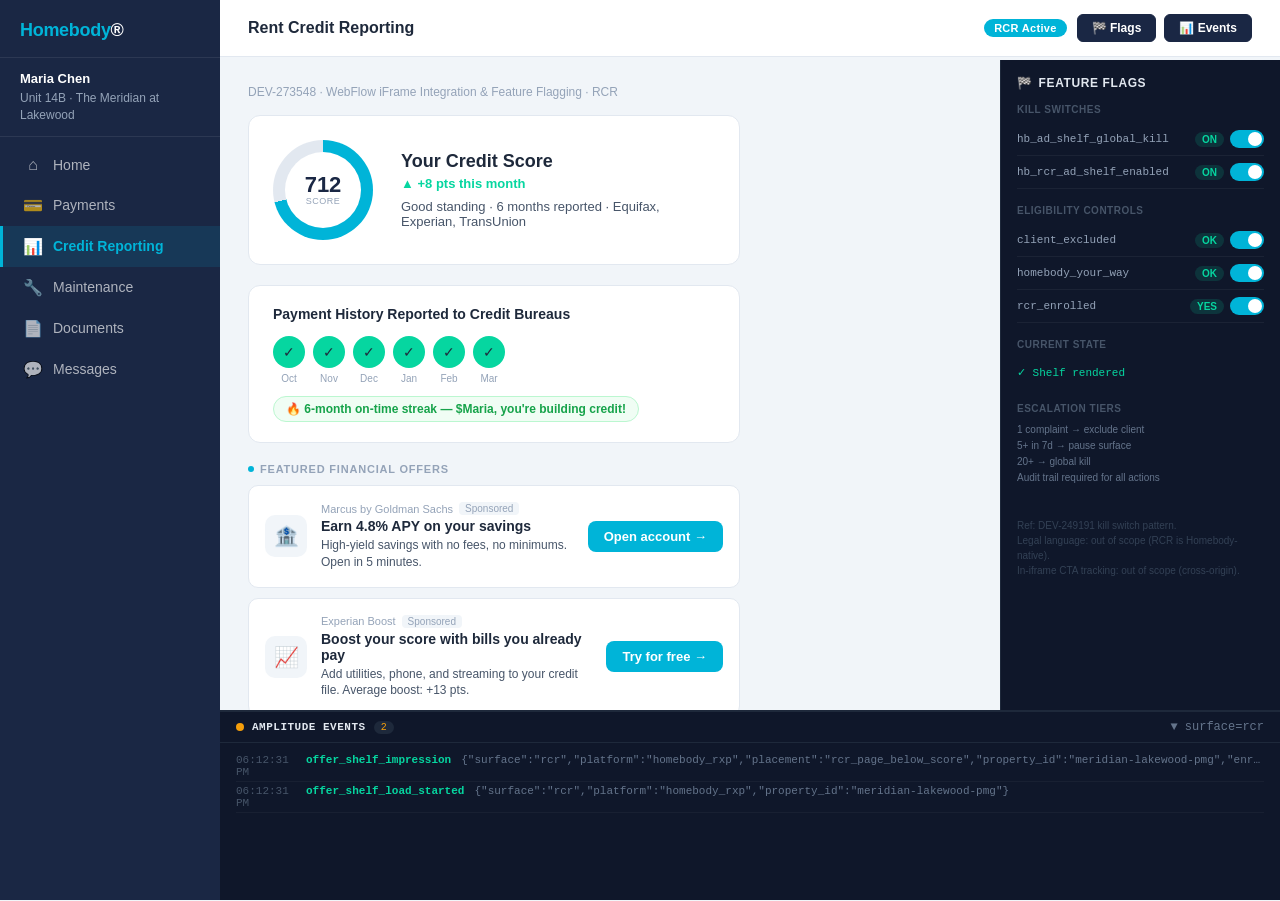
<file: prototype/index.html>
<!doctype html>
<html lang="en">
  <head>
    <meta charset="UTF-8" />
    <meta name="viewport" content="width=device-width, initial-scale=1.0" />
    <title>RCR Ad Shelf — Prototype | DEV-273548</title>
    <script type="module" crossorigin src="./assets/index-BHU1r7AR.js"></script>
    <link rel="stylesheet" crossorigin href="./assets/index-CWs1FLwp.css">
  </head>
  <body>
    <div id="root"></div>
  </body>
</html>
</file>
<file: prototype/assets/index-CWs1FLwp.css>
*,:before,:after{box-sizing:border-box;margin:0;padding:0}:root{--hb-navy:#1a2744;--hb-navy-light:#243462;--hb-teal:#00b4d8;--hb-teal-dark:#0096c7;--hb-green:#06d6a0;--hb-amber:#f59e0b;--hb-red:#ef4444;--hb-gray-50:#f8fafc;--hb-gray-100:#f1f5f9;--hb-gray-200:#e2e8f0;--hb-gray-400:#94a3b8;--hb-gray-600:#475569;--hb-gray-800:#1e293b;--hb-white:#fff;--shelf-bg:#f0f9ff;--shelf-border:#bae6fd;--flag-panel-bg:#0f172a}body{background:var(--hb-gray-100);color:var(--hb-gray-800);min-height:100vh;font-family:-apple-system,BlinkMacSystemFont,Segoe UI,Roboto,sans-serif}button{cursor:pointer;background:0 0;border:none;font-family:inherit}.app-shell{min-height:100vh;display:flex}.sidebar{background:var(--hb-navy);width:220px;color:var(--hb-white);z-index:100;flex-direction:column;flex-shrink:0;height:100vh;display:flex;position:fixed;top:0;left:0}.sidebar-logo{color:var(--hb-teal);letter-spacing:-.3px;border-bottom:1px solid #ffffff14;padding:20px 20px 16px;font-size:18px;font-weight:700}.sidebar-logo span{color:var(--hb-white)}.sidebar-unit{color:var(--hb-gray-400);border-bottom:1px solid #ffffff14;padding:12px 20px;font-size:12px;line-height:1.4}.sidebar-unit strong{color:var(--hb-white);margin-bottom:2px;font-size:13px;display:block}.sidebar-nav{flex:1;padding:8px 0}.nav-item{color:#ffffffa6;cursor:pointer;border-left:3px solid #0000;align-items:center;gap:10px;padding:11px 20px;font-size:14px;transition:all .15s;display:flex}.nav-item:hover{color:var(--hb-white);background:#ffffff0f}.nav-item.active{color:var(--hb-teal);border-left-color:var(--hb-teal);background:#00b4d81f;font-weight:600}.nav-icon{text-align:center;width:20px;font-size:16px}.main-content{flex-direction:column;flex:1;min-height:100vh;margin-left:220px;display:flex}.topbar{background:var(--hb-white);border-bottom:1px solid var(--hb-gray-200);z-index:50;justify-content:space-between;align-items:center;padding:14px 28px;display:flex;position:sticky;top:0}.topbar-title{color:var(--hb-gray-800);font-size:16px;font-weight:600}.topbar-badge{background:var(--hb-teal);color:#fff;letter-spacing:.3px;border-radius:20px;padding:3px 10px;font-size:11px;font-weight:600}.page-body{max-width:820px;padding:28px}.score-card{background:var(--hb-white);border:1px solid var(--hb-gray-200);border-radius:12px;align-items:center;gap:28px;margin-bottom:20px;padding:24px;display:flex}.score-ring-wrap{flex-shrink:0;position:relative}.score-ring{background:conic-gradient(var(--hb-teal) 0% 71%, var(--hb-gray-200) 71% 100%);border-radius:50%;justify-content:center;align-items:center;width:100px;height:100px;display:flex}.score-inner{background:#fff;border-radius:50%;flex-direction:column;justify-content:center;align-items:center;width:76px;height:76px;display:flex}.score-number{color:var(--hb-navy);font-size:22px;font-weight:700;line-height:1}.score-label{color:var(--hb-gray-400);text-transform:uppercase;letter-spacing:.5px;font-size:9px}.score-info h2{color:var(--hb-gray-800);margin-bottom:4px;font-size:18px;font-weight:700}.score-change{color:var(--hb-green);margin-bottom:8px;font-size:13px;font-weight:600}.score-meta{color:var(--hb-gray-600);font-size:13px}.timeline-card{background:var(--hb-white);border:1px solid var(--hb-gray-200);border-radius:12px;margin-bottom:20px;padding:20px 24px}.card-heading{color:var(--hb-gray-800);margin-bottom:14px;font-size:14px;font-weight:600}.timeline-row{gap:8px;display:flex}.timeline-month{flex-direction:column;align-items:center;gap:5px;display:flex}.month-dot{background:var(--hb-green);border-radius:50%;justify-content:center;align-items:center;width:32px;height:32px;font-size:14px;display:flex}.month-label{color:var(--hb-gray-400);white-space:nowrap;font-size:10px}.streak-badge{color:#16a34a;background:#f0fdf4;border:1px solid #bbf7d0;border-radius:20px;align-items:center;gap:5px;margin-top:12px;padding:5px 12px;font-size:12px;font-weight:600;display:inline-flex}.shelf-section{margin-bottom:20px}.shelf-label{color:var(--hb-gray-400);text-transform:uppercase;letter-spacing:.8px;align-items:center;gap:6px;margin-bottom:10px;font-size:11px;font-weight:600;display:flex}.shelf-label-dot{background:var(--hb-teal);border-radius:50%;width:6px;height:6px}.shelf-cards{flex-direction:column;gap:10px;display:flex}.offer-card{background:var(--hb-white);border:1px solid var(--hb-shelf-border,var(--hb-gray-200));border-radius:10px;align-items:center;gap:14px;padding:16px;transition:box-shadow .15s;display:flex}.offer-card:hover{box-shadow:0 2px 8px #00000014}.offer-icon{background:var(--hb-gray-100);border-radius:10px;flex-shrink:0;justify-content:center;align-items:center;width:42px;height:42px;font-size:20px;display:flex}.offer-body{flex:1}.offer-header{align-items:center;gap:6px;margin-bottom:3px;display:flex}.offer-partner{color:var(--hb-gray-400);font-size:11px;font-weight:500}.offer-sponsored{color:var(--hb-gray-400);background:var(--hb-gray-100);border-radius:4px;padding:1px 6px;font-size:10px}.offer-headline{color:var(--hb-gray-800);margin-bottom:3px;font-size:14px;font-weight:600}.offer-desc{color:var(--hb-gray-600);font-size:12px;line-height:1.4}.offer-cta{background:var(--hb-teal);color:#fff;white-space:nowrap;border-radius:8px;flex-shrink:0;padding:8px 16px;font-size:13px;font-weight:600;transition:background .15s}.offer-cta:hover{background:var(--hb-teal-dark)}.offer-cta.clicked{background:var(--hb-green)}.shelf-failclosed{border:2px dashed var(--hb-gray-200);text-align:center;color:var(--hb-gray-400);border-radius:10px;padding:20px;font-size:13px}.shelf-failclosed-icon{margin-bottom:6px;font-size:24px}.enroll-cta-card{text-align:center;background:linear-gradient(135deg,#f0f9ff 0%,#e0f2fe 100%);border:1px solid #bae6fd;border-radius:12px;margin-bottom:20px;padding:24px}.enroll-cta-card h3{color:var(--hb-navy);margin-bottom:8px;font-size:16px;font-weight:700}.enroll-cta-card p{color:var(--hb-gray-600);margin-bottom:16px;font-size:13px}.enroll-btn{background:var(--hb-navy);color:#fff;border-radius:8px;padding:10px 24px;font-size:14px;font-weight:600}.events-panel{color:#94a3b8;z-index:200;background:#0f172a;border-top:2px solid #1e293b;font-family:SF Mono,Fira Code,monospace;font-size:11px;transition:height .2s;position:fixed;bottom:0;left:220px;right:0}.events-header{cursor:pointer;border-bottom:1px solid #1e293b;justify-content:space-between;align-items:center;padding:8px 16px;display:flex}.events-header-left{align-items:center;gap:8px;display:flex}.amplitude-dot{background:#f59e0b;border-radius:50%;width:8px;height:8px;animation:2s infinite pulse}@keyframes pulse{0%,to{opacity:1}50%{opacity:.4}}.events-title{color:#e2e8f0;text-transform:uppercase;letter-spacing:.5px;font-size:11px;font-weight:600}.events-count{color:#f59e0b;background:#1e293b;border-radius:10px;padding:1px 7px;font-size:10px}.events-toggle{color:#64748b;font-size:12px}.events-list{max-height:140px;padding:8px 16px;overflow-y:auto}.event-row{border-bottom:1px solid #ffffff0a;align-items:baseline;gap:10px;padding:3px 0;display:flex}.event-time{color:#475569;flex-shrink:0;width:60px}.event-name{color:#06d6a0;font-weight:600}.event-props{color:#64748b;text-overflow:ellipsis;white-space:nowrap;overflow:hidden}.flag-panel{background:var(--flag-panel-bg);z-index:90;border-left:1px solid #1e293b;width:280px;height:calc(100vh - 60px);padding:16px;font-size:12px;position:fixed;top:60px;right:0;overflow-y:auto}.flag-panel-title{color:#e2e8f0;text-transform:uppercase;letter-spacing:.6px;align-items:center;gap:6px;margin-bottom:14px;font-size:12px;font-weight:700;display:flex}.flag-group{margin-bottom:16px}.flag-group-label{color:#475569;text-transform:uppercase;letter-spacing:.5px;margin-bottom:8px;font-size:10px;font-weight:600}.flag-row{border-bottom:1px solid #ffffff0d;justify-content:space-between;align-items:center;padding:7px 0;display:flex}.flag-name{color:#94a3b8;font-family:SF Mono,monospace;font-size:11px}.toggle{flex-shrink:0;width:34px;height:18px;position:relative}.toggle input{opacity:0;width:0;height:0}.toggle-track{cursor:pointer;background:#334155;border-radius:9px;transition:background .2s;position:absolute;inset:0}.toggle input:checked+.toggle-track{background:var(--hb-teal)}.toggle-thumb{pointer-events:none;background:#fff;border-radius:50%;width:14px;height:14px;transition:transform .2s;position:absolute;top:2px;left:2px}.toggle input:checked~.toggle-thumb{transform:translate(16px)}.flag-status-chip{border-radius:8px;padding:2px 7px;font-size:10px;font-weight:600}.chip-on{color:#06d6a0;background:#06d6a026}.chip-off{color:#ef4444;background:#ef444426}.controls-bar{z-index:200;background:var(--hb-white);border-bottom:1px solid var(--hb-gray-200);gap:8px;padding:10px 16px;display:flex;position:fixed;top:0;right:0}.ctrl-btn{border:1px solid var(--hb-gray-200);color:var(--hb-gray-600);background:#fff;border-radius:6px;padding:6px 14px;font-size:12px;font-weight:600;transition:all .15s}.ctrl-btn:hover{background:var(--hb-gray-100)}.ctrl-btn.active{background:var(--hb-navy);color:#fff;border-color:var(--hb-navy)}.iframe-overlay{z-index:500;background:#00000080;justify-content:center;align-items:center;display:flex;position:fixed;inset:0}.iframe-modal{background:#fff;border-radius:12px;width:480px;max-width:95vw;overflow:hidden}.iframe-modal-header{border-bottom:1px solid var(--hb-gray-200);justify-content:space-between;align-items:center;padding:14px 18px;display:flex}.iframe-modal-header h4{color:var(--hb-gray-800);font-size:14px;font-weight:600}.iframe-close{color:var(--hb-gray-400);border-radius:50%;justify-content:center;align-items:center;width:28px;height:28px;font-size:18px;display:flex}.iframe-close:hover{background:var(--hb-gray-100)}.iframe-content{padding:20px}.iframe-placeholder{background:var(--hb-gray-50);border:2px dashed var(--hb-gray-200);text-align:center;border-radius:8px;padding:32px}.iframe-placeholder p{color:var(--hb-gray-400);margin-top:8px;font-size:12px}.iframe-note{color:var(--hb-gray-400);background:var(--hb-gray-50);border:1px solid var(--hb-gray-200);border-radius:6px;margin-top:12px;padding:10px 12px;font-size:11px;line-height:1.5}@media (width<=768px){.sidebar{display:none}.main-content{margin-left:0}.events-panel{left:0}.flag-panel{display:none}.controls-bar{right:0}}.offer-card.skeleton{pointer-events:none}.skeleton-icon{background:var(--hb-gray-200);border-radius:10px;flex-shrink:0;width:42px;height:42px;animation:1.5s infinite shimmer}.skeleton-body{flex-direction:column;flex:1;gap:6px;display:flex}.skeleton-line{background:var(--hb-gray-200);border-radius:6px;height:12px;animation:1.5s infinite shimmer}.skeleton-line.w60{width:60%}.skeleton-line.w80{width:80%}.skeleton-line.w40{width:40%}.skeleton-btn{background:var(--hb-gray-200);border-radius:8px;flex-shrink:0;width:90px;height:36px;animation:1.5s infinite shimmer}@keyframes shimmer{0%{opacity:1}50%{opacity:.5}to{opacity:1}}
</file>
